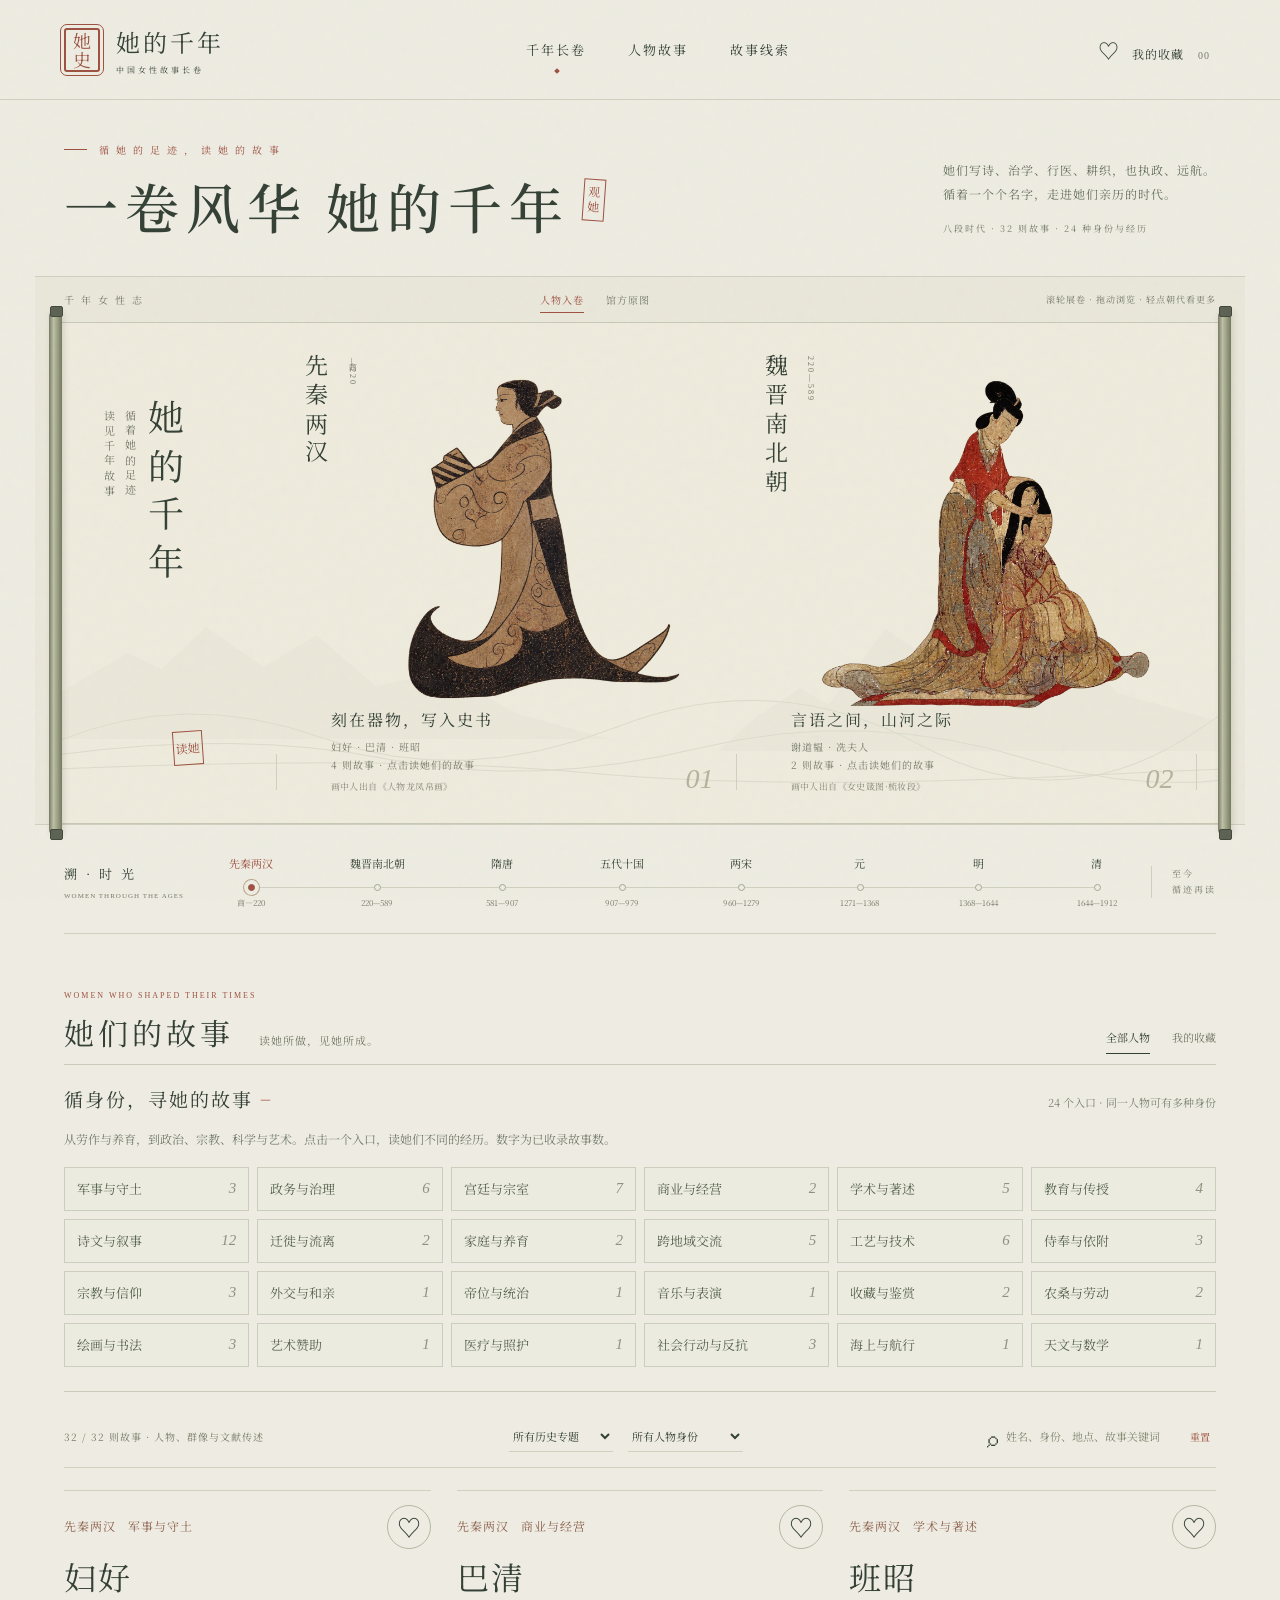
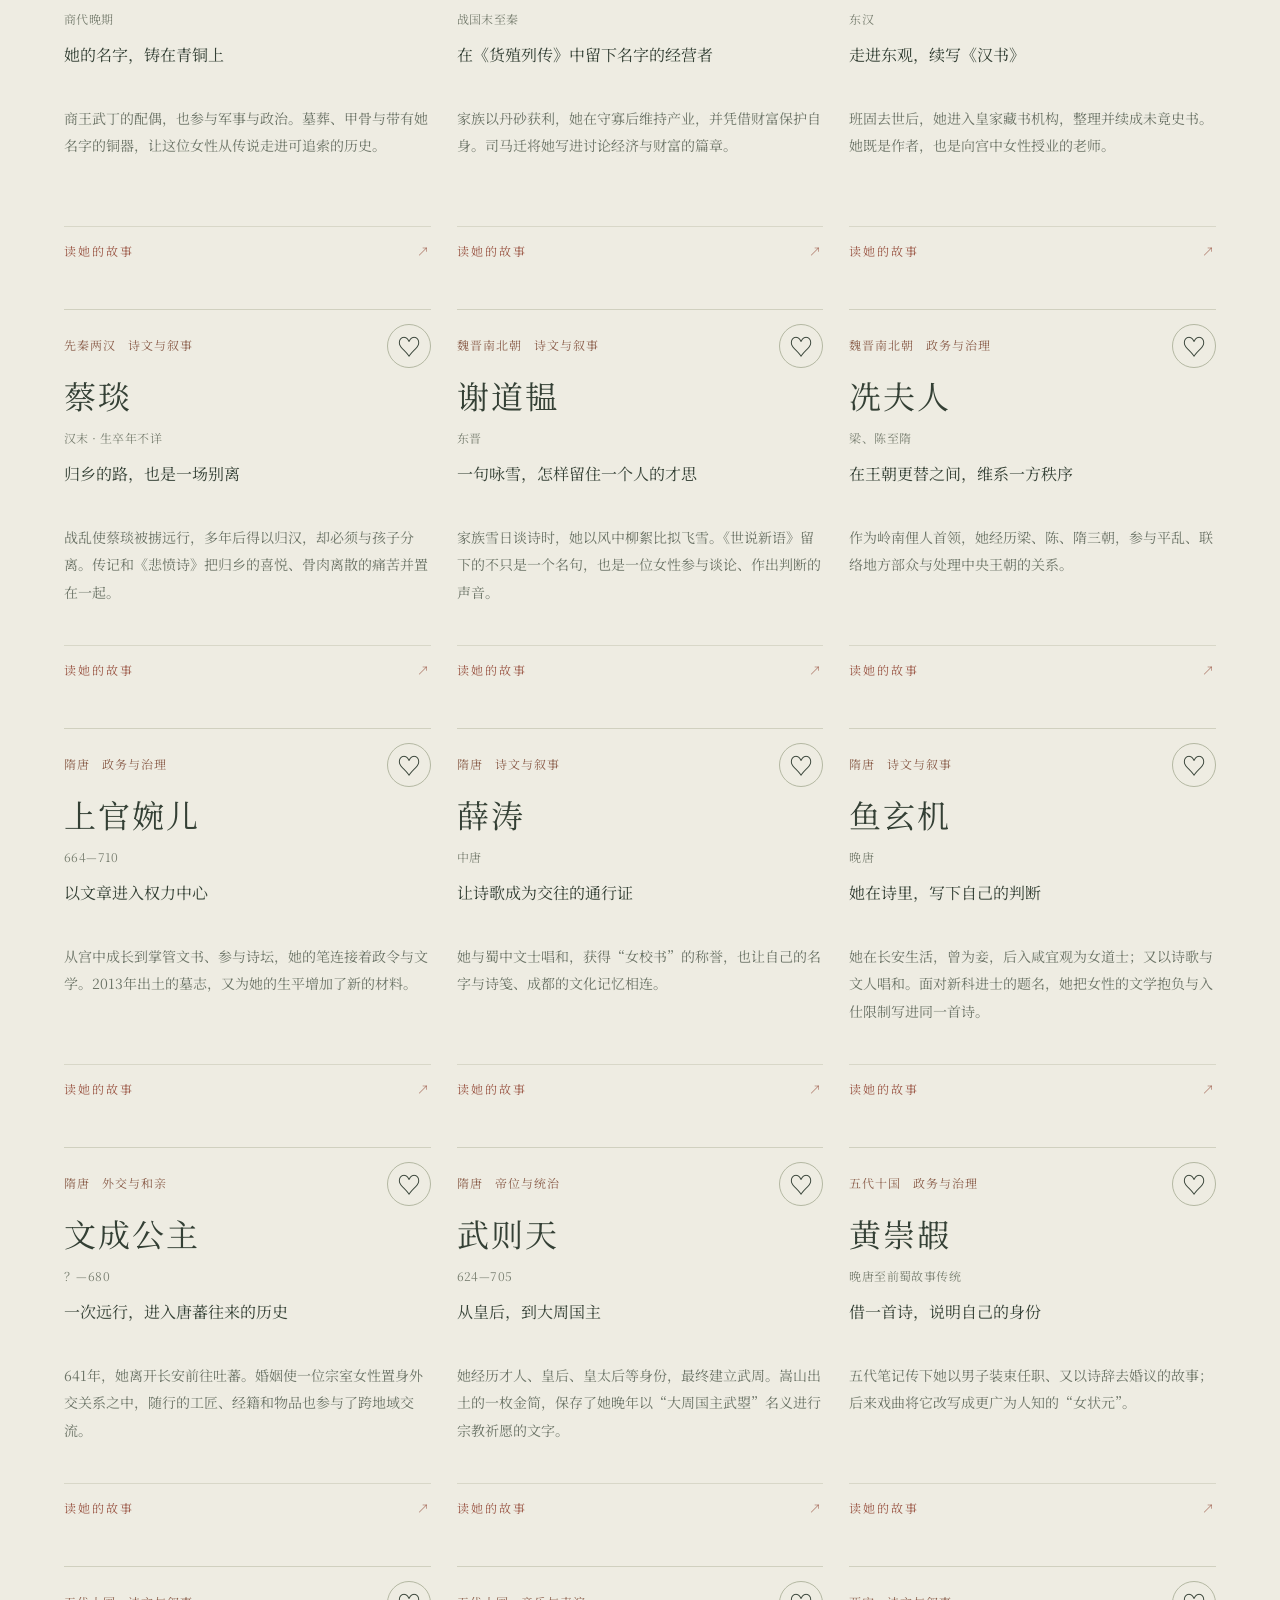
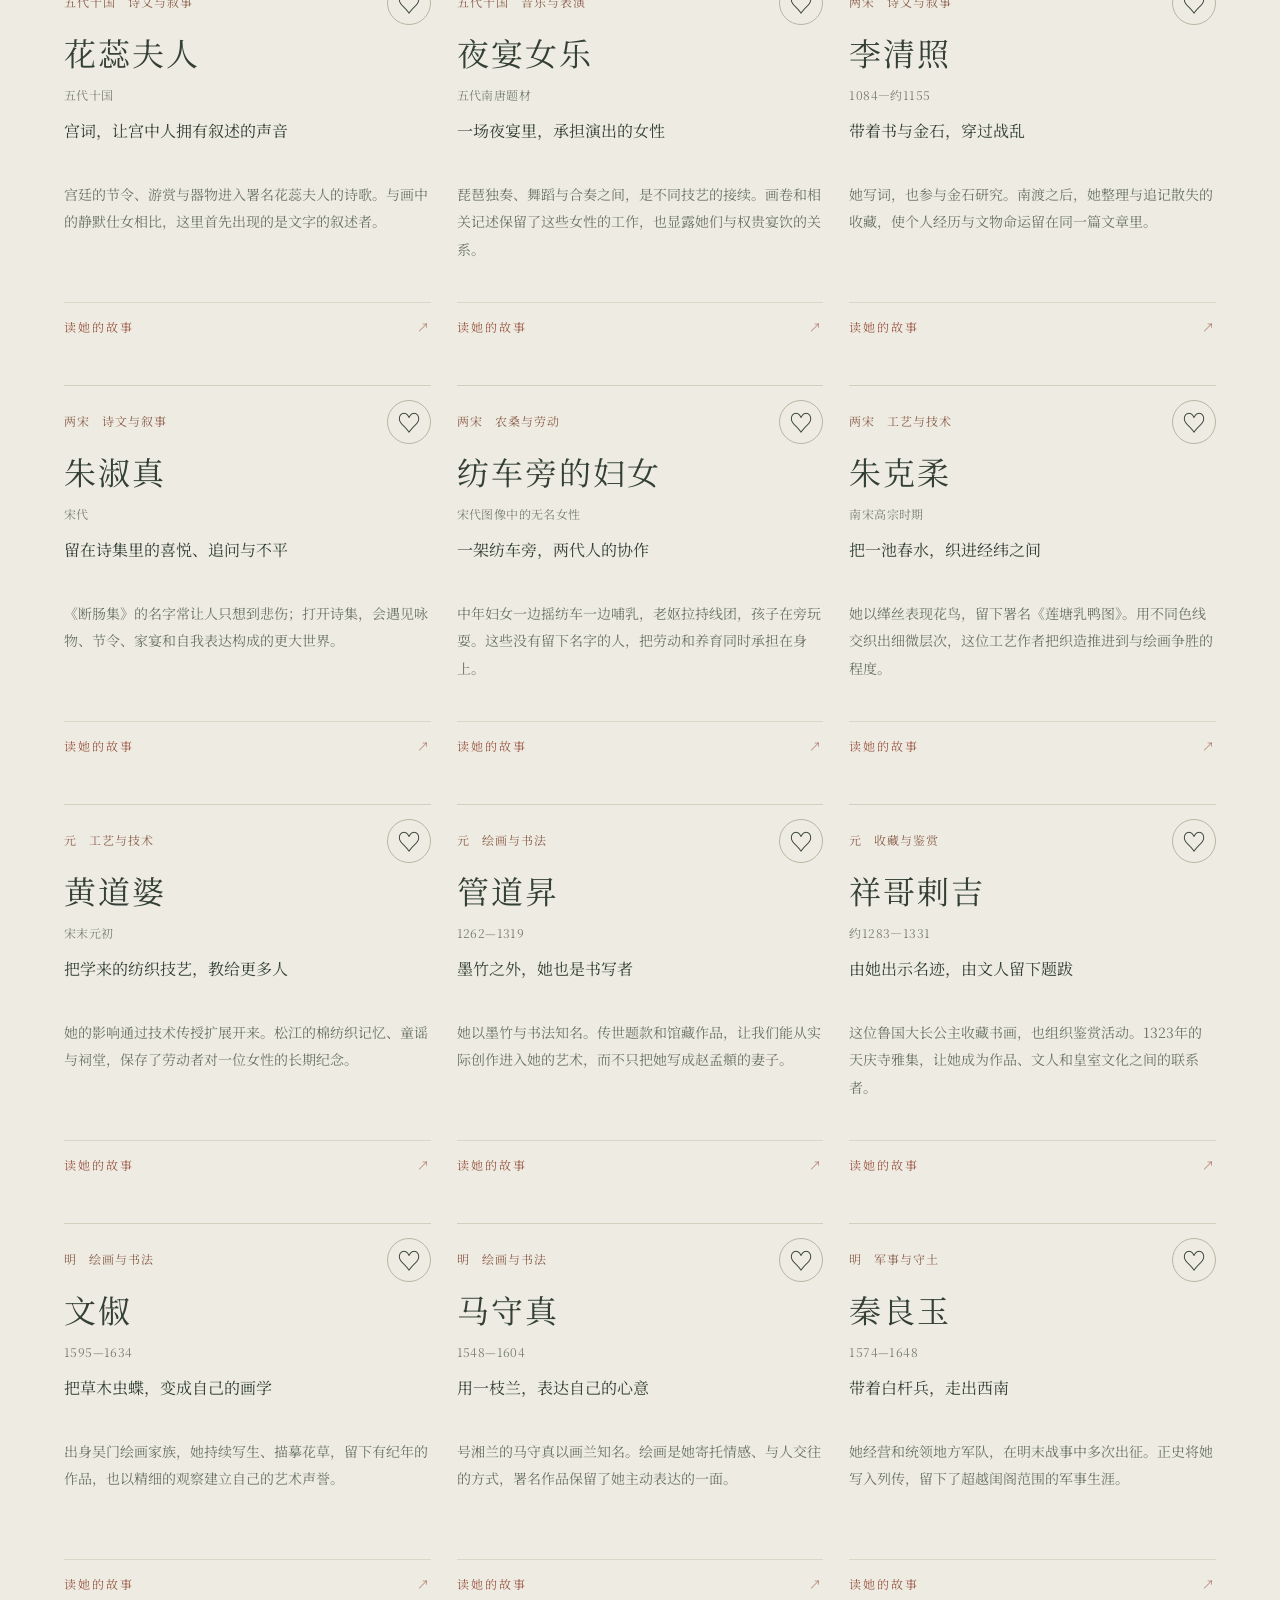
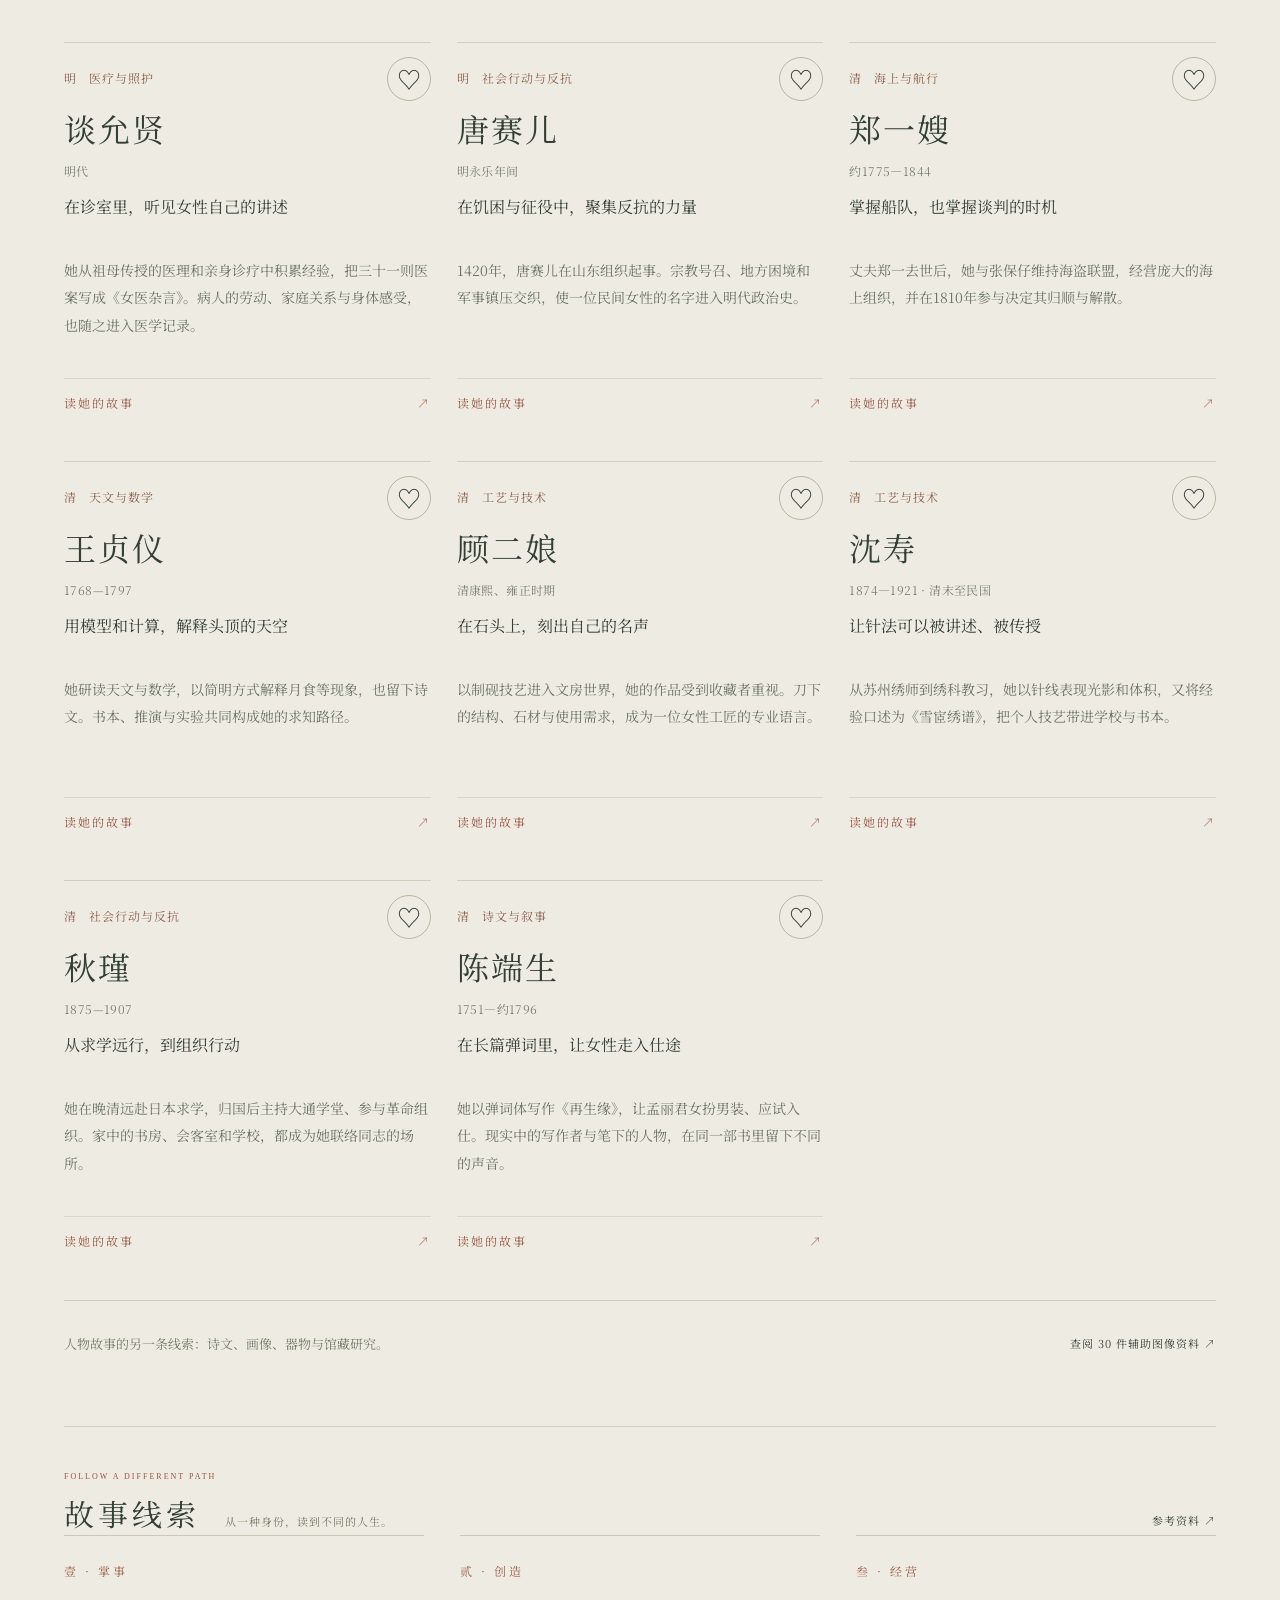
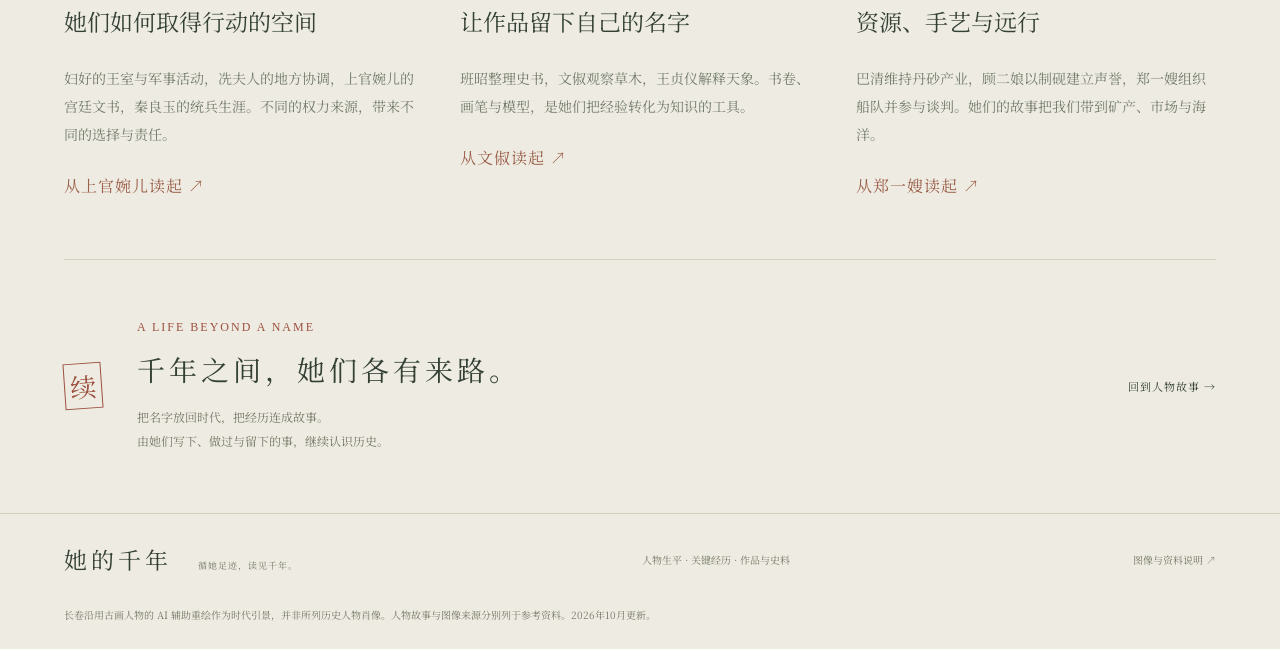
<file: index.html>
<!doctype html><html lang="zh-CN"><head><meta charset="UTF-8"><meta name="viewport" content="width=device-width, initial-scale=1, viewport-fit=cover"><meta name="theme-color" content="#eeece2"><title>她的千年 · 中国女性故事长卷</title><meta name="description" content="从先秦到清代，循女性的生平、行动与作品，阅读中国历史中的女性故事。"><link rel="stylesheet" href="style.css?v=responsive-20261016-v2"><link rel="stylesheet" href="women.css?v=responsive-20261016-v2"><link rel="stylesheet" href="responsive.css?v=responsive-20261016-v2"></head><body><a class="skip-link" href="#section-catalog">跳至人物故事</a>
<header class="header"><a class="brand" href="#" aria-label="她的千年，返回卷首"><span class="seal" aria-hidden="true"><span>她</span><span>史</span></span><span>她的千年<small>中国女性故事长卷</small></span></a><nav aria-label="主导航"><a class="current" href="#section-scroll">千年长卷</a><a href="#section-catalog">人物故事</a><a href="#section-study">故事线索</a></nav><button class="saved-link" id="savedNav"><span>♡</span> 我的收藏 <small id="savedCount">00</small></button></header>
<main><section class="opening" id="section-scroll"><div><p class="eyebrow"><i></i> 循 她 的 足 迹 ， 读 她 的 故 事</p><h1>一卷风华<span>她的千年</span><b class="title-stamp">观她</b></h1></div><div class="opening-aside"><p>她们写诗、治学、行医、耕织，也执政、远航。<br>循着一个个名字，走进她们亲历的时代。</p><span id="storyStats">八段时代 · 32 则故事 · 多种人生</span></div></section>
<section class="scroll-shell" aria-label="连续的女性故事长卷"><div class="scroll-topline"><span>千 年 女 性 志</span><div class="view-switch" role="group" aria-label="长卷画面模式"><button class="active" id="cropMode" aria-pressed="true">人物入卷</button><button id="wholeMode" aria-pressed="false">馆方原图</button></div><span class="scroll-instruction">滚轮展卷 · 拖动浏览 · 轻点朝代看更多</span></div><div class="scroll-mount"><span class="spindle left" aria-hidden="true"></span><div class="scroll-viewport" id="scrollViewport" tabindex="0" role="region" aria-label="横向女性故事长卷，可滚动鼠标、拖动或使用左右方向键浏览"><div class="scroll-track" id="epochSlotsWrapper"></div></div><span class="spindle right" aria-hidden="true"></span></div></section>
<section class="timeline-section" aria-label="选择时代"><div class="timeline-label">溯 · 时 光<small>WOMEN THROUGH THE AGES</small></div><div class="timeline" id="timelineEpochsBar" role="group" aria-label="朝代时间轴"></div><a class="timeline-end" href="#living">至今<br>循迹再读</a></section>
<section class="collection" id="section-catalog"><div class="section-top"><div><p class="eyebrow">WOMEN WHO SHAPED THEIR TIMES</p><h2>她们的故事<span>读她所做，见她所成。</span></h2></div><div class="filters" role="group" aria-label="人物筛选"><button class="active" id="allFilter" aria-pressed="true">全部人物</button><button id="savedFilter" aria-pressed="false">我的收藏</button></div></div><details class="identity-atlas" open><summary><span>循身份，寻她的故事</span><small id="identityCount"></small></summary><p>从劳作与养育，到政治、宗教、科学与艺术。点击一个入口，读她们不同的经历。数字为已收录故事数。</p><div id="identityGrid" class="identity-grid" role="group" aria-label="按身份与经历浏览"></div></details><div class="collection-tools"><p id="filterCount" role="status"></p><div class="filter-selects"><label class="sr-only" for="eraFilter">历史专题</label><select id="eraFilter"><option value="all">所有历史专题</option></select><label class="sr-only" for="sceneFilter">人物身份</label><select id="sceneFilter"><option value="all">所有人物身份</option></select></div><label class="search"><span aria-hidden="true">⌕</span><input id="catalogSearchInput" type="search" placeholder="姓名、身份、地点、故事关键词" aria-label="检索人物故事"><button id="clearFilters">重置</button></label></div><div class="cards" id="catalogGrid"></div><div class="material-link"><p>人物故事的另一条线索：诗文、画像、器物与馆藏研究。</p><a href="sources.html#images" class="text-link">查阅 30 件辅助图像资料 ↗</a></div></section>
<section class="notes" id="section-study"><div class="section-top"><div><p class="eyebrow">FOLLOW A DIFFERENT PATH</p><h2>故事线索<span>从一种身份，读到不同的人生。</span></h2></div><a class="text-link" href="sources.html" target="_blank" rel="noopener">参考资料 ↗</a></div><div class="story-paths"><article><span>壹 · 掌事</span><h3>她们如何取得行动的空间</h3><p>妇好的王室与军事活动，冼夫人的地方协调，上官婉儿的宫廷文书，秦良玉的统兵生涯。不同的权力来源，带来不同的选择与责任。</p><button class="text-link" data-person="shangguan">从上官婉儿读起 ↗</button></article><article><span>贰 · 创造</span><h3>让作品留下自己的名字</h3><p>班昭整理史书，文俶观察草木，王贞仪解释天象。书卷、画笔与模型，是她们把经验转化为知识的工具。</p><button class="text-link" data-person="wenchu">从文俶读起 ↗</button></article><article><span>叁 · 经营</span><h3>资源、手艺与远行</h3><p>巴清维持丹砂产业，顾二娘以制砚建立声誉，郑一嫂组织船队并参与谈判。她们的故事把我们带到矿产、市场与海洋。</p><button class="text-link" data-person="zhengyisao">从郑一嫂读起 ↗</button></article></div></section><section class="living" id="living"><span class="small-seal">续</span><div><p class="eyebrow">A LIFE BEYOND A NAME</p><h2>千年之间，她们各有来路。</h2><p>把名字放回时代，把经历连成故事。<br>由她们写下、做过与留下的事，继续认识历史。</p></div><a class="text-link" href="#section-catalog">回到人物故事 →</a></section></main><footer><a class="footer-brand" href="#">她的千年 <span>循她足迹，读见千年。</span></a><p>人物生平 · 关键经历 · 作品与史料</p><a href="sources.html" target="_blank" rel="noopener">图像与资料说明 ↗</a></footer><div class="archive-note">长卷沿用古画人物的 AI 辅助重绘作为时代引景，并非所列历史人物肖像。人物故事与图像来源分别列于参考资料。2026年10月更新。</div><dialog class="reading-dialog epoch-dialog" id="epochDialog" aria-labelledby="epochTitle"><div class="dialog-top"><span class="eyebrow" id="epochKicker"></span><button class="close-button" data-close="epochDialog" aria-label="关闭朝代专题">×</button></div><div class="epoch-intro"><h2 id="epochTitle"></h2><p id="epochIntro"></p><p class="period-note" id="epochCount"></p></div><div class="catalog-grid" id="epochGrid"></div></dialog>
<dialog class="reading-dialog work-dialog" id="workDialog" aria-labelledby="workTitle"><div class="dialog-top"><span class="eyebrow" id="workKicker"></span><button class="close-button" data-close="workDialog" aria-label="关闭作品详情">×</button></div><div class="work-heading"><h2 id="workTitle"></h2><p id="workMeta"></p></div><div class="work-tabs" role="tablist" aria-label="作品阅读内容"><button role="tab" id="tab-image" aria-controls="panel-image" aria-selected="true" data-tab="image">原作细看</button><button role="tab" id="tab-life" aria-controls="panel-life" aria-selected="false" tabindex="-1" data-tab="life">画中生活</button><button role="tab" id="tab-research" aria-controls="panel-research" aria-selected="false" tabindex="-1" data-tab="research">作品与来源</button></div><div class="work-panel" id="panel-image" role="tabpanel" aria-labelledby="tab-image"><div class="work-layout"><div class="image-column"><button class="work-image-button" id="openZoom" aria-label="放大当前画作"><img id="workImage" alt=""><span class="image-zoom-label">＋ 放大细看</span></button><p id="imageCaption"></p><div class="album-controls" id="albumControls"></div></div><div class="work-overview"><div class="eyebrow">画中一隅</div><p id="workSummary"></p><dl id="workFacts"></dl><div class="work-actions"><a class="source-link" id="workSource" target="_blank" rel="noopener">馆藏原页 ↗</a></div></div></div></div><div class="work-panel prose" id="panel-life" role="tabpanel" aria-labelledby="tab-life" hidden></div><div class="work-panel prose" id="panel-research" role="tabpanel" aria-labelledby="tab-research" hidden></div></dialog>
<dialog class="zoom-dialog" id="zoomDialog" aria-labelledby="zoomTitle"><div class="zoom-top"><h2 id="zoomTitle"></h2><button class="close-button" data-close="zoomDialog" aria-label="关闭放大查看">×</button></div><div class="zoom-tools"><button id="zoomOut" aria-label="缩小">−</button><output id="zoomScale">100%</output><button id="zoomIn" aria-label="放大">＋</button><button id="zoomReset">适应窗口</button><span id="zoomResolution"></span></div><div class="zoom-viewport" id="zoomViewport" tabindex="0" aria-label="放大的画作，可拖动画面或用方向键浏览"><div id="zoomStage"><img id="zoomImage" alt="" draggable="false"></div></div><p class="zoom-help"><span class="zoom-help-pointer">拖动或滚动浏览 · ＋／− 调整大小 · Esc 返回</span><span class="zoom-help-touch">双指缩放 · 拖动查看 · 轻点 × 返回</span></p></dialog>
<dialog class="reading-dialog person-dialog" id="personDialog" aria-labelledby="personTitle"><div class="dialog-top"><span class="eyebrow" id="personKicker"></span><div class="dialog-actions"><button class="save-card person-save" id="personSave" aria-label="收藏这位女性的故事">♡</button><button class="close-button" data-close="personDialog" aria-label="关闭人物故事">×</button></div></div><header class="person-heading"><p id="personMeta"></p><h2 id="personTitle"></h2><h3 id="personHeadline"></h3><p id="personSummary"></p></header><div class="person-reading-layout"><aside><details class="person-milestones" id="personMilestones" open><summary>故事中的几个节点</summary><ol id="personEvents" class="person-events"></ol></details></aside><div class="prose"><div id="personBody"></div><section id="personMaterials"></section><section class="person-sources"><h3>参考资料</h3><div id="personReferences"></div></section></div></div></dialog>
<div class="toast" id="toast" role="status"></div>
<script src="women-data.js?v=responsive-20261016-v2"></script><script src="stories-data.js?v=responsive-20261016-v2"></script><script src="women.js?v=wheel-20261016-v2"></script></body></html>
</file>
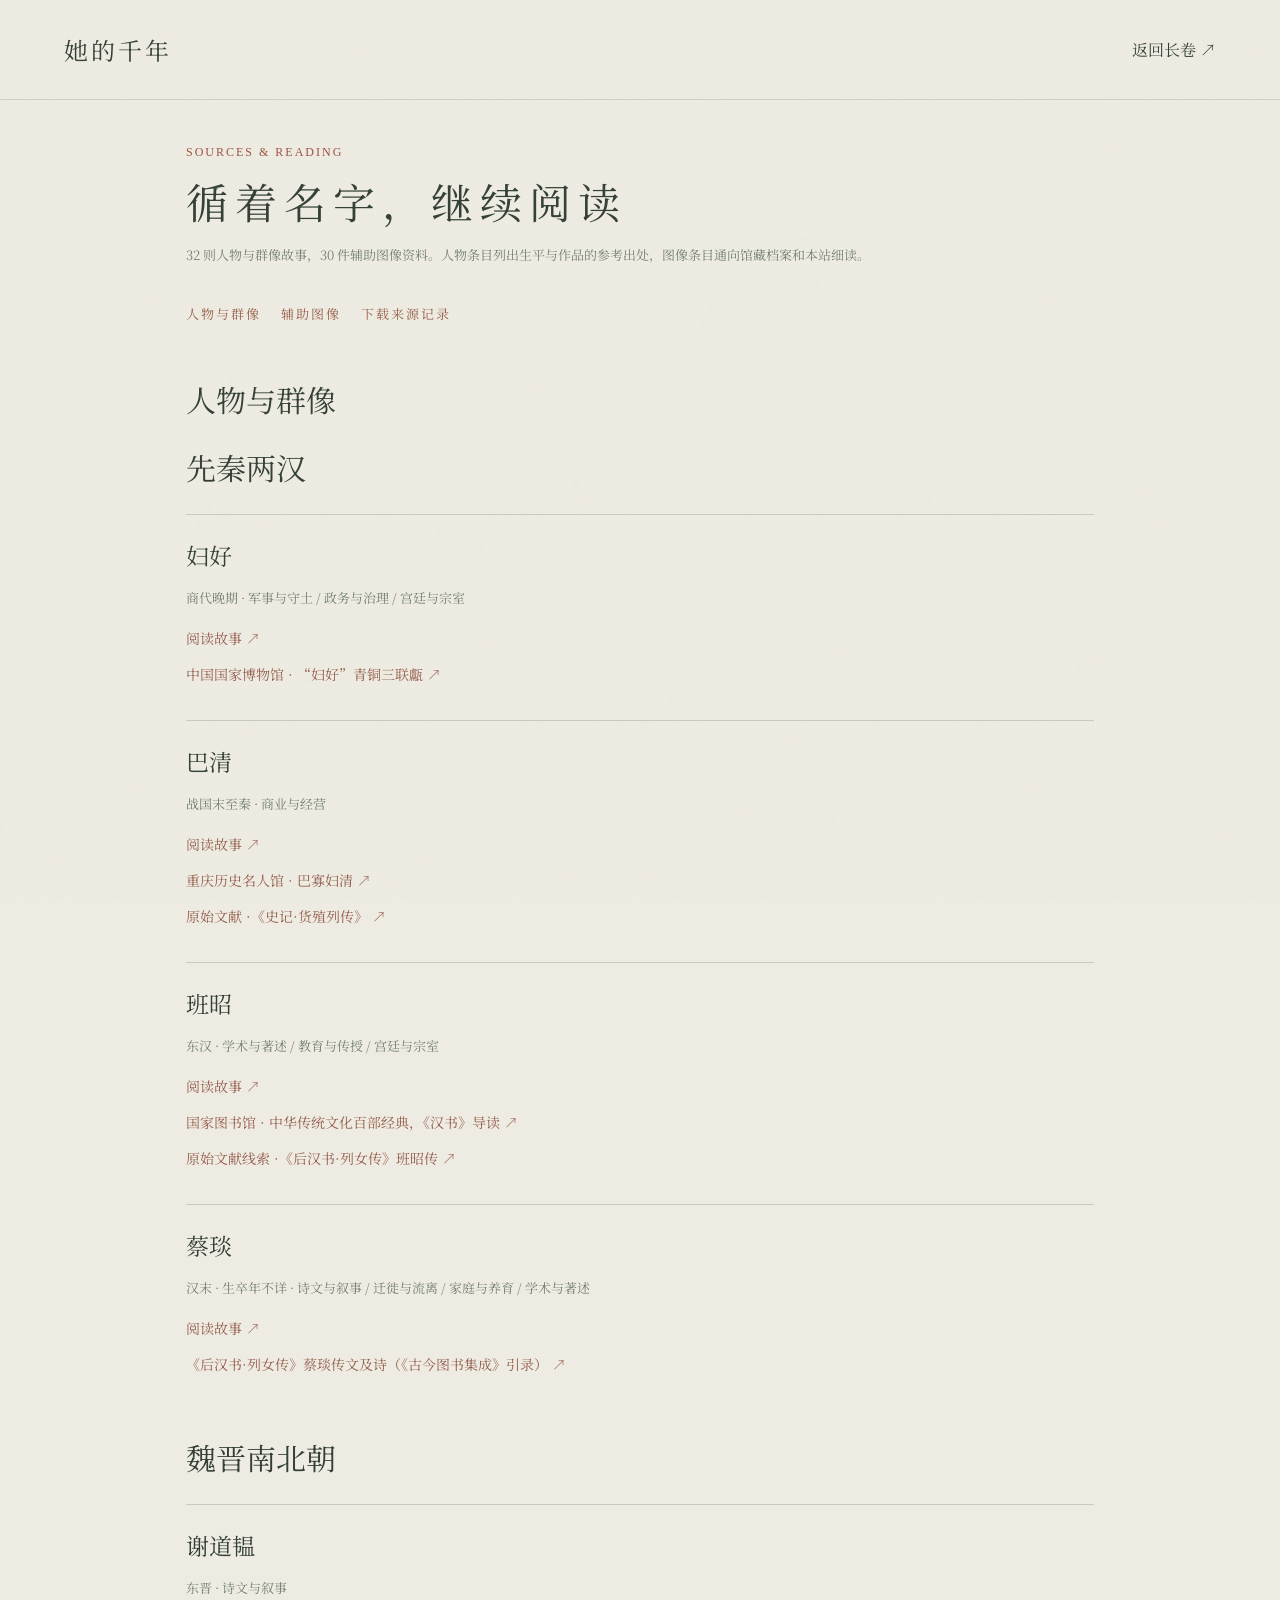
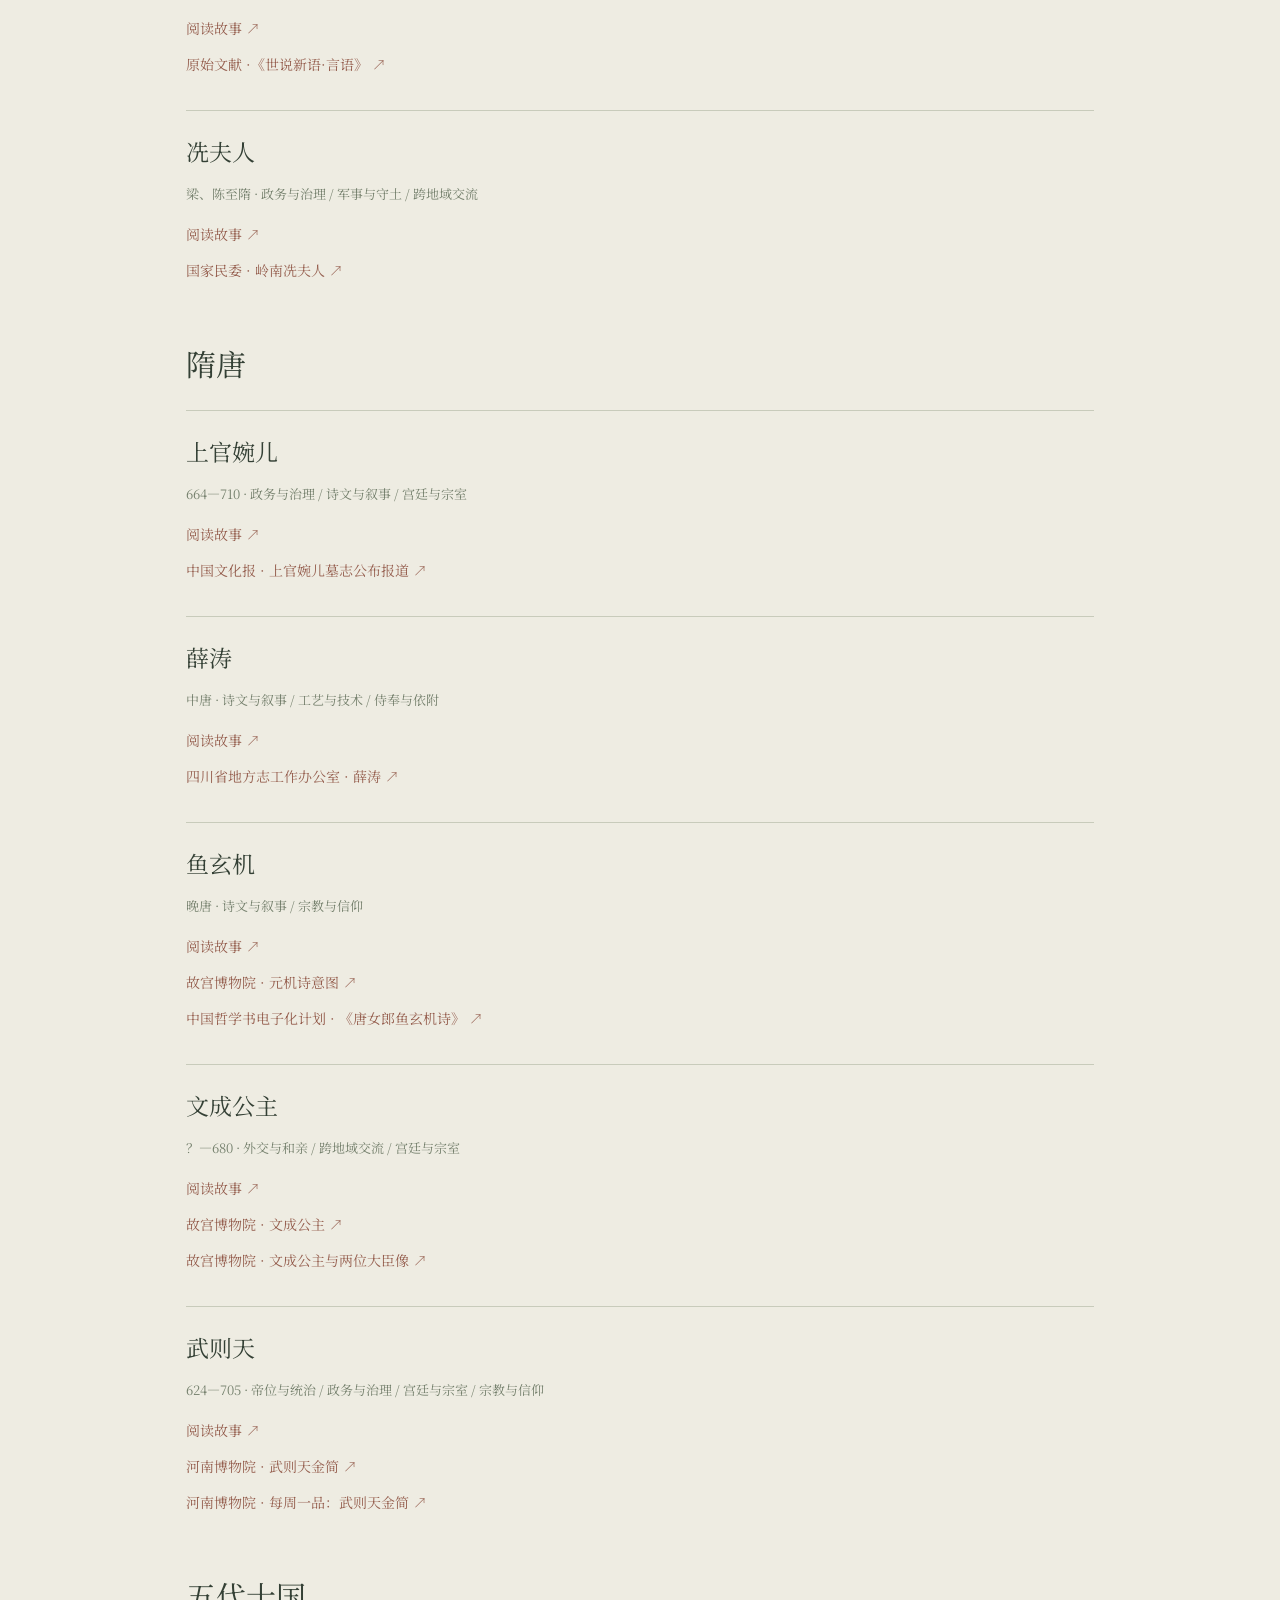
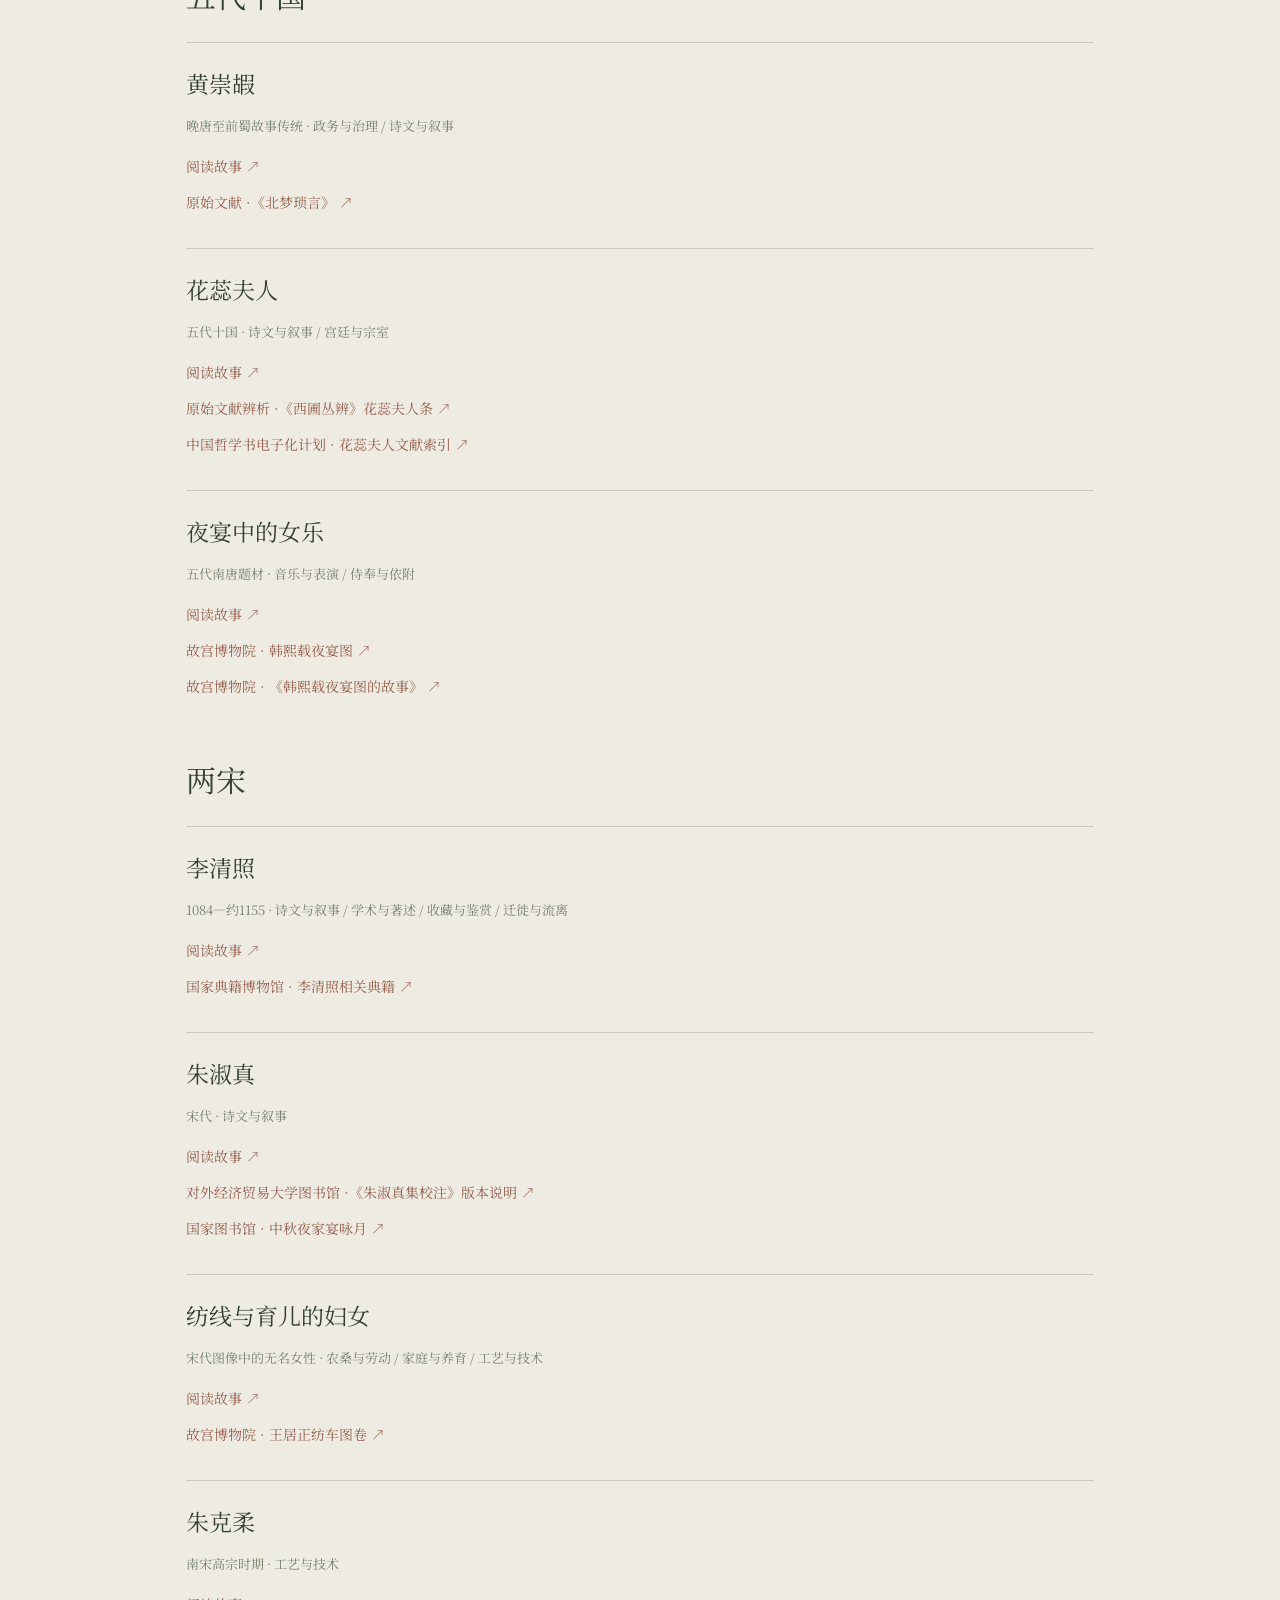
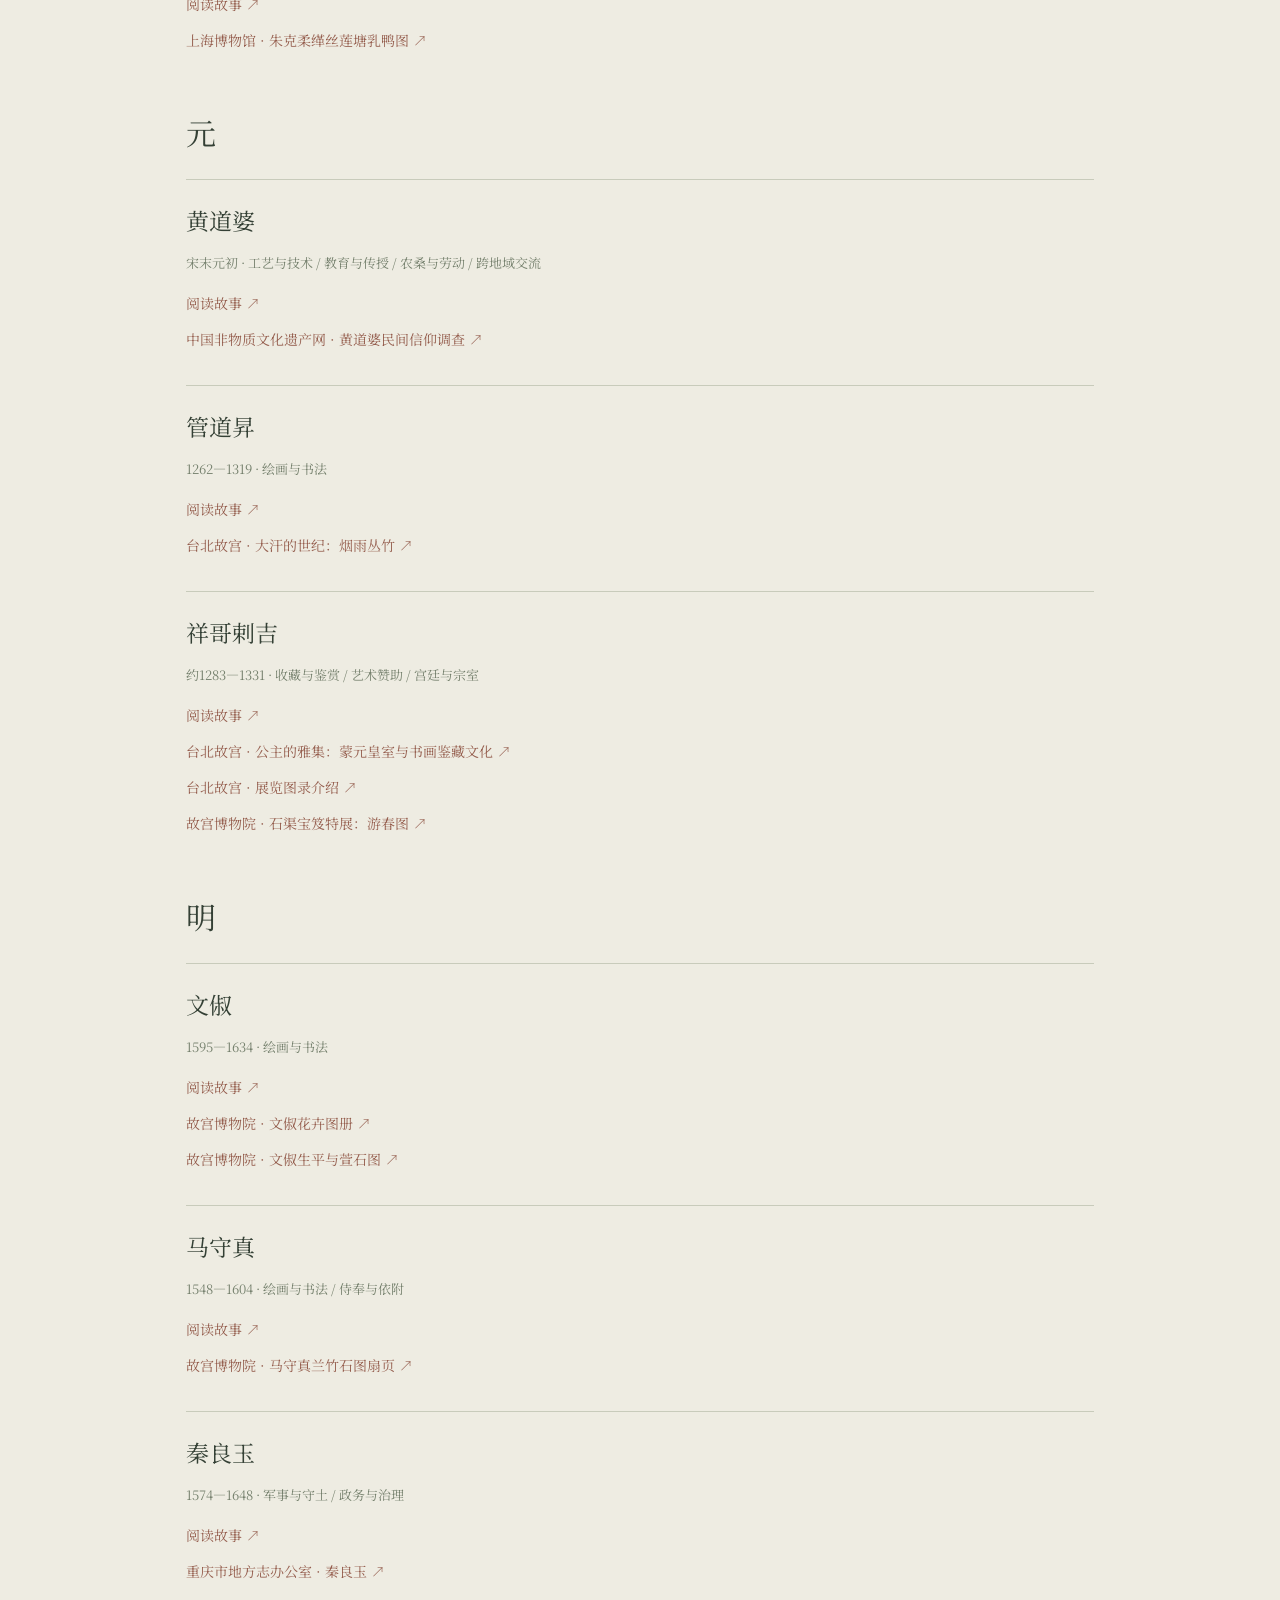
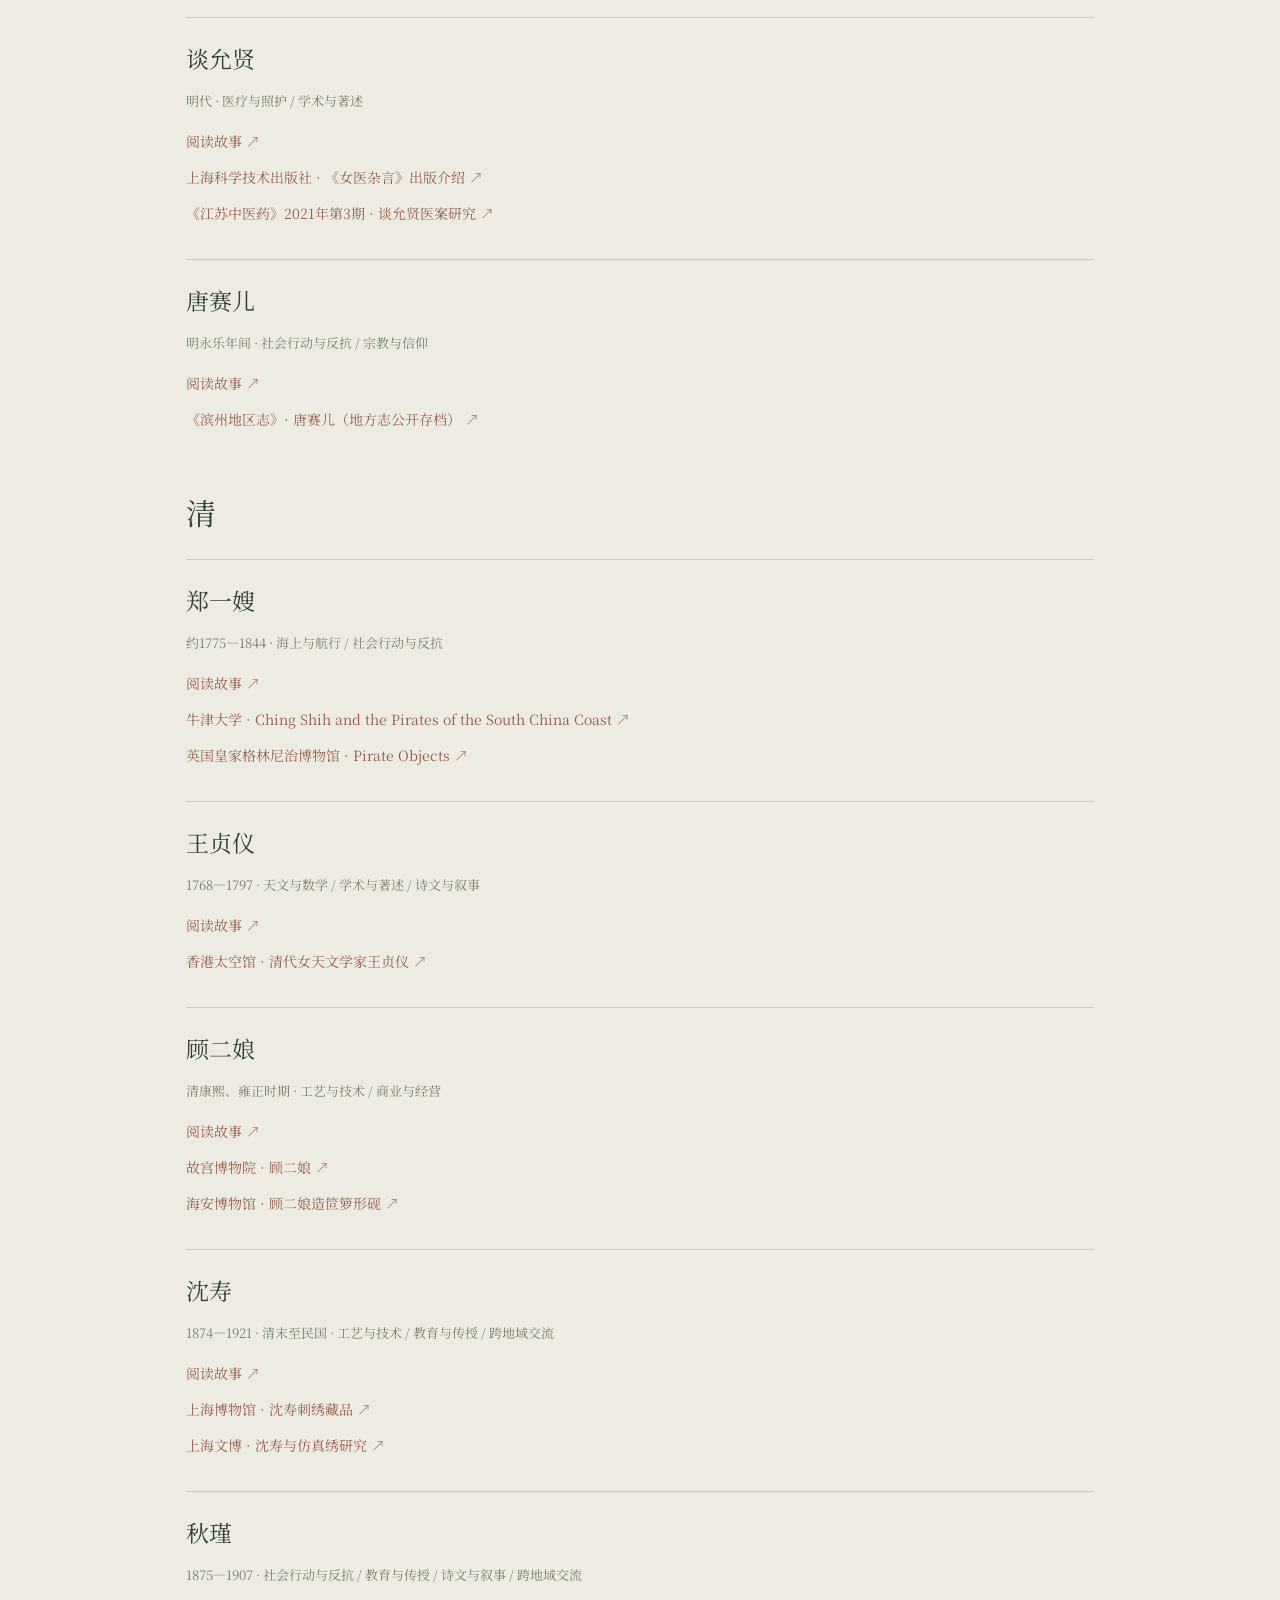
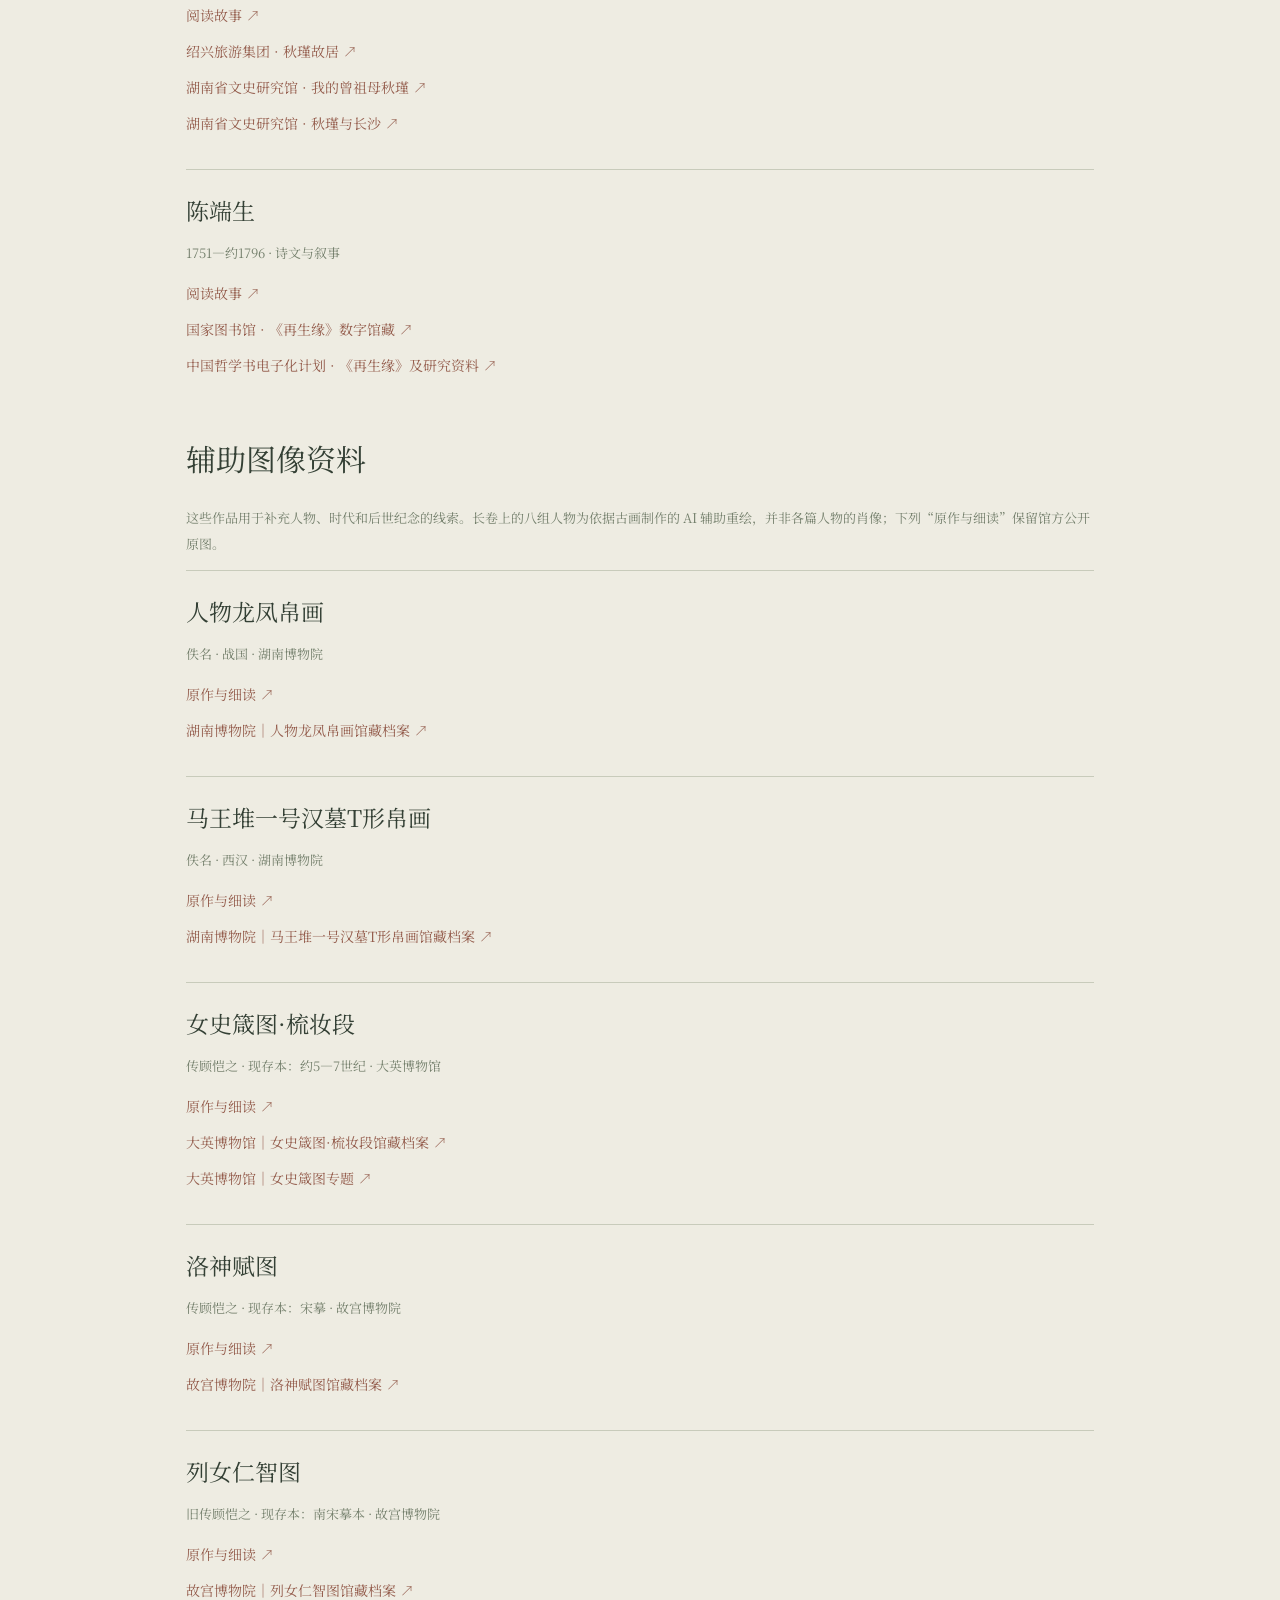
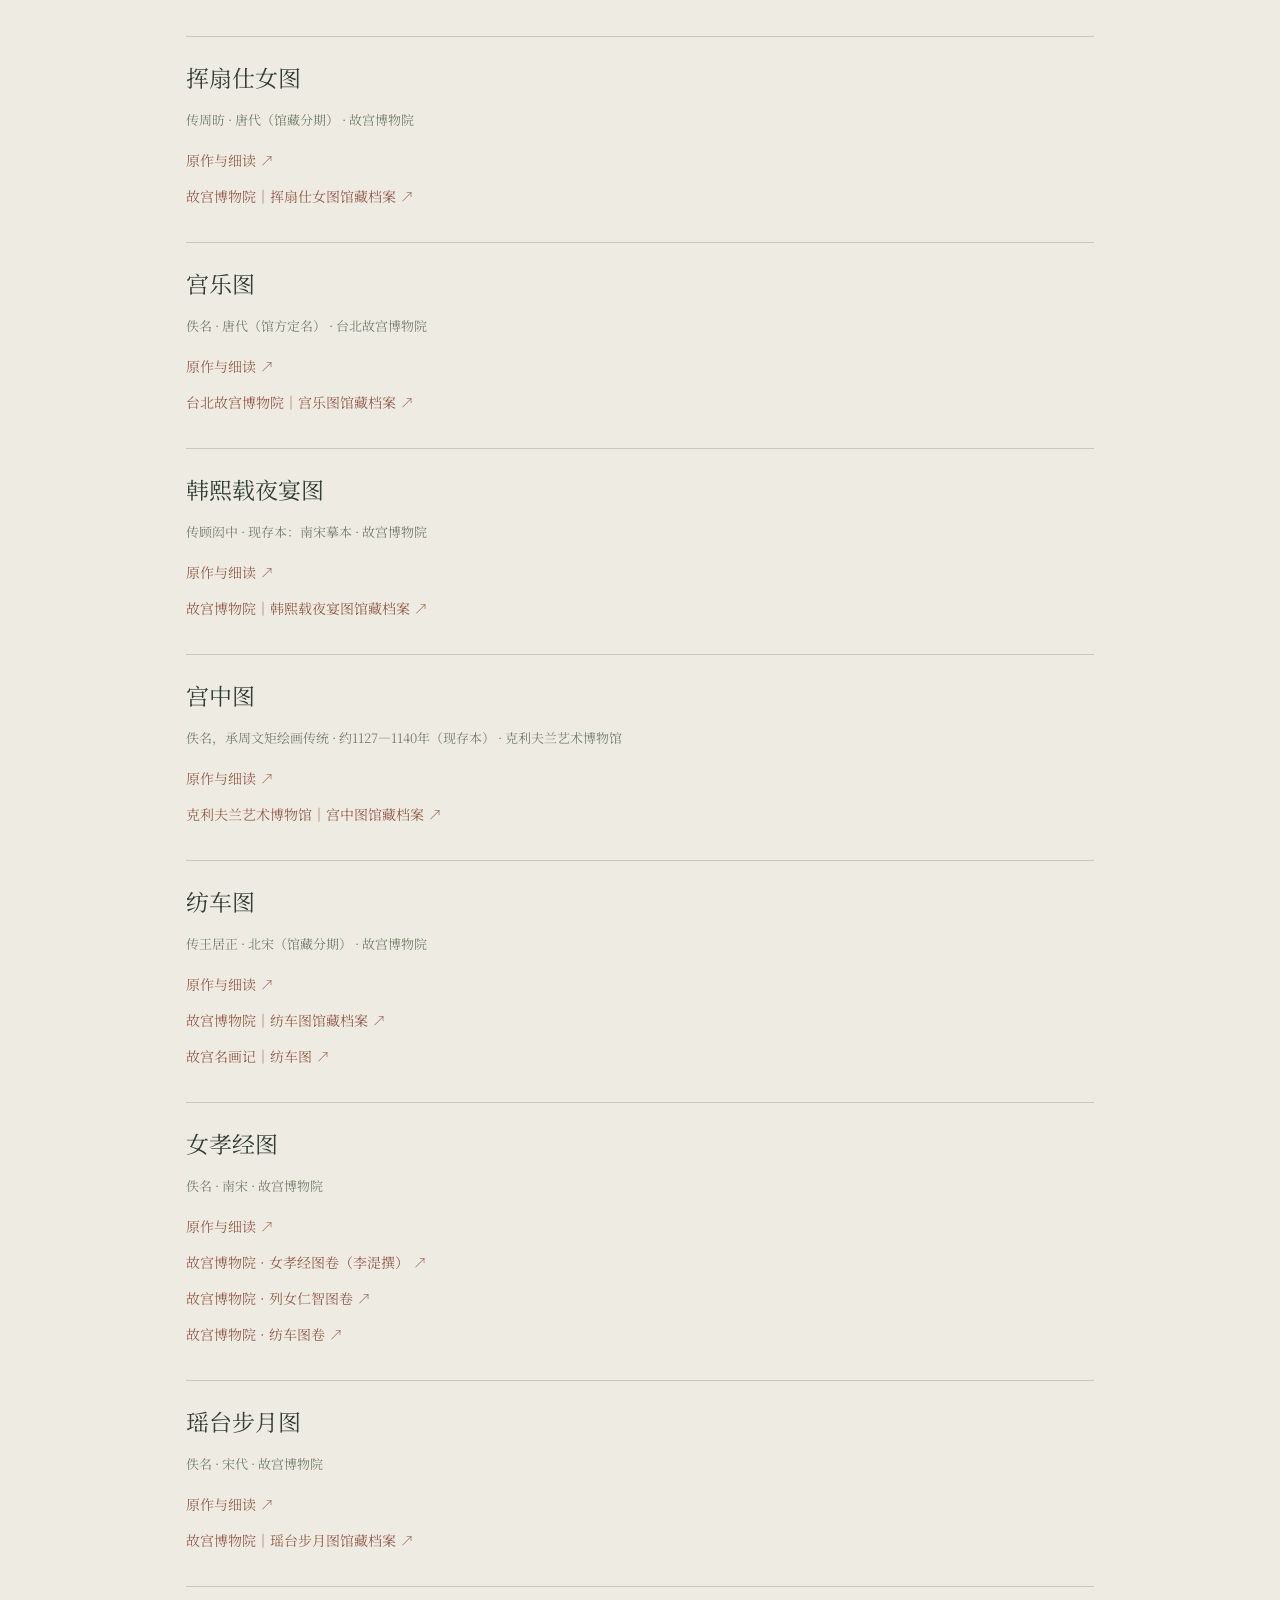
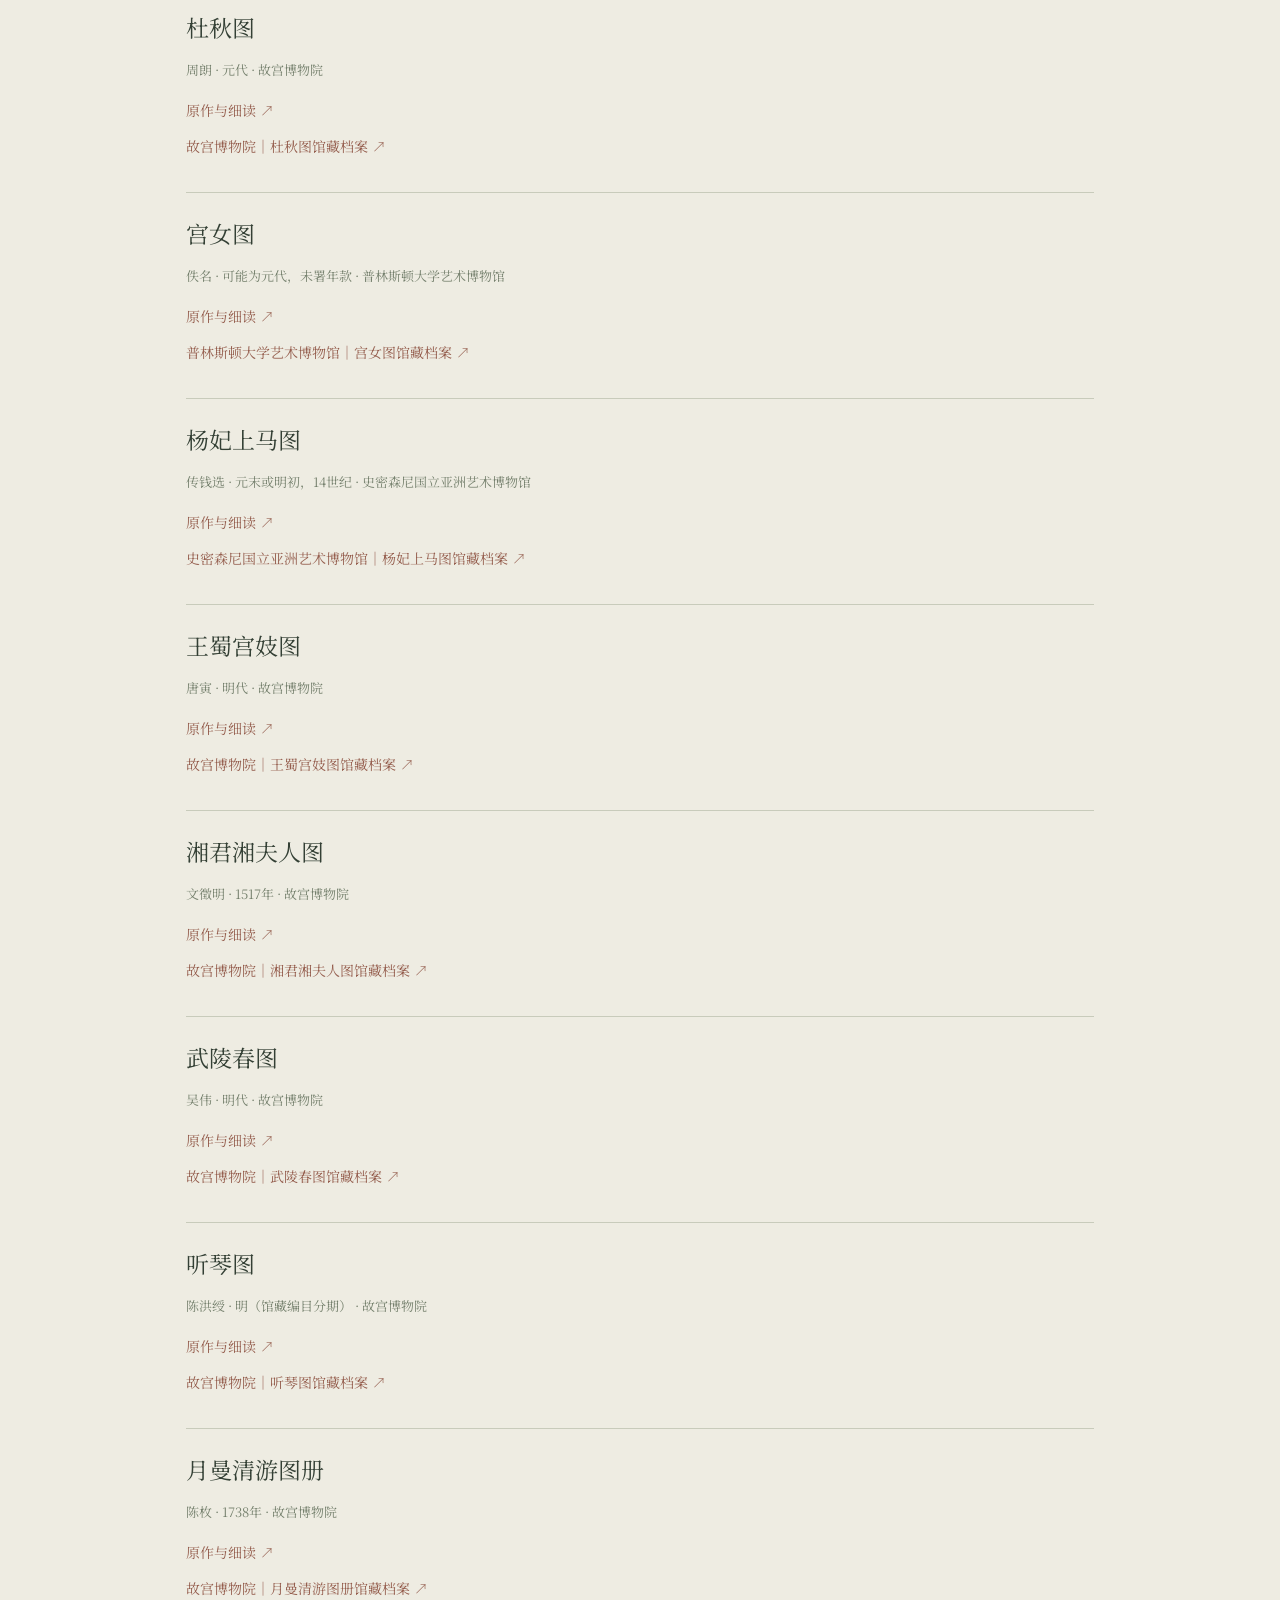
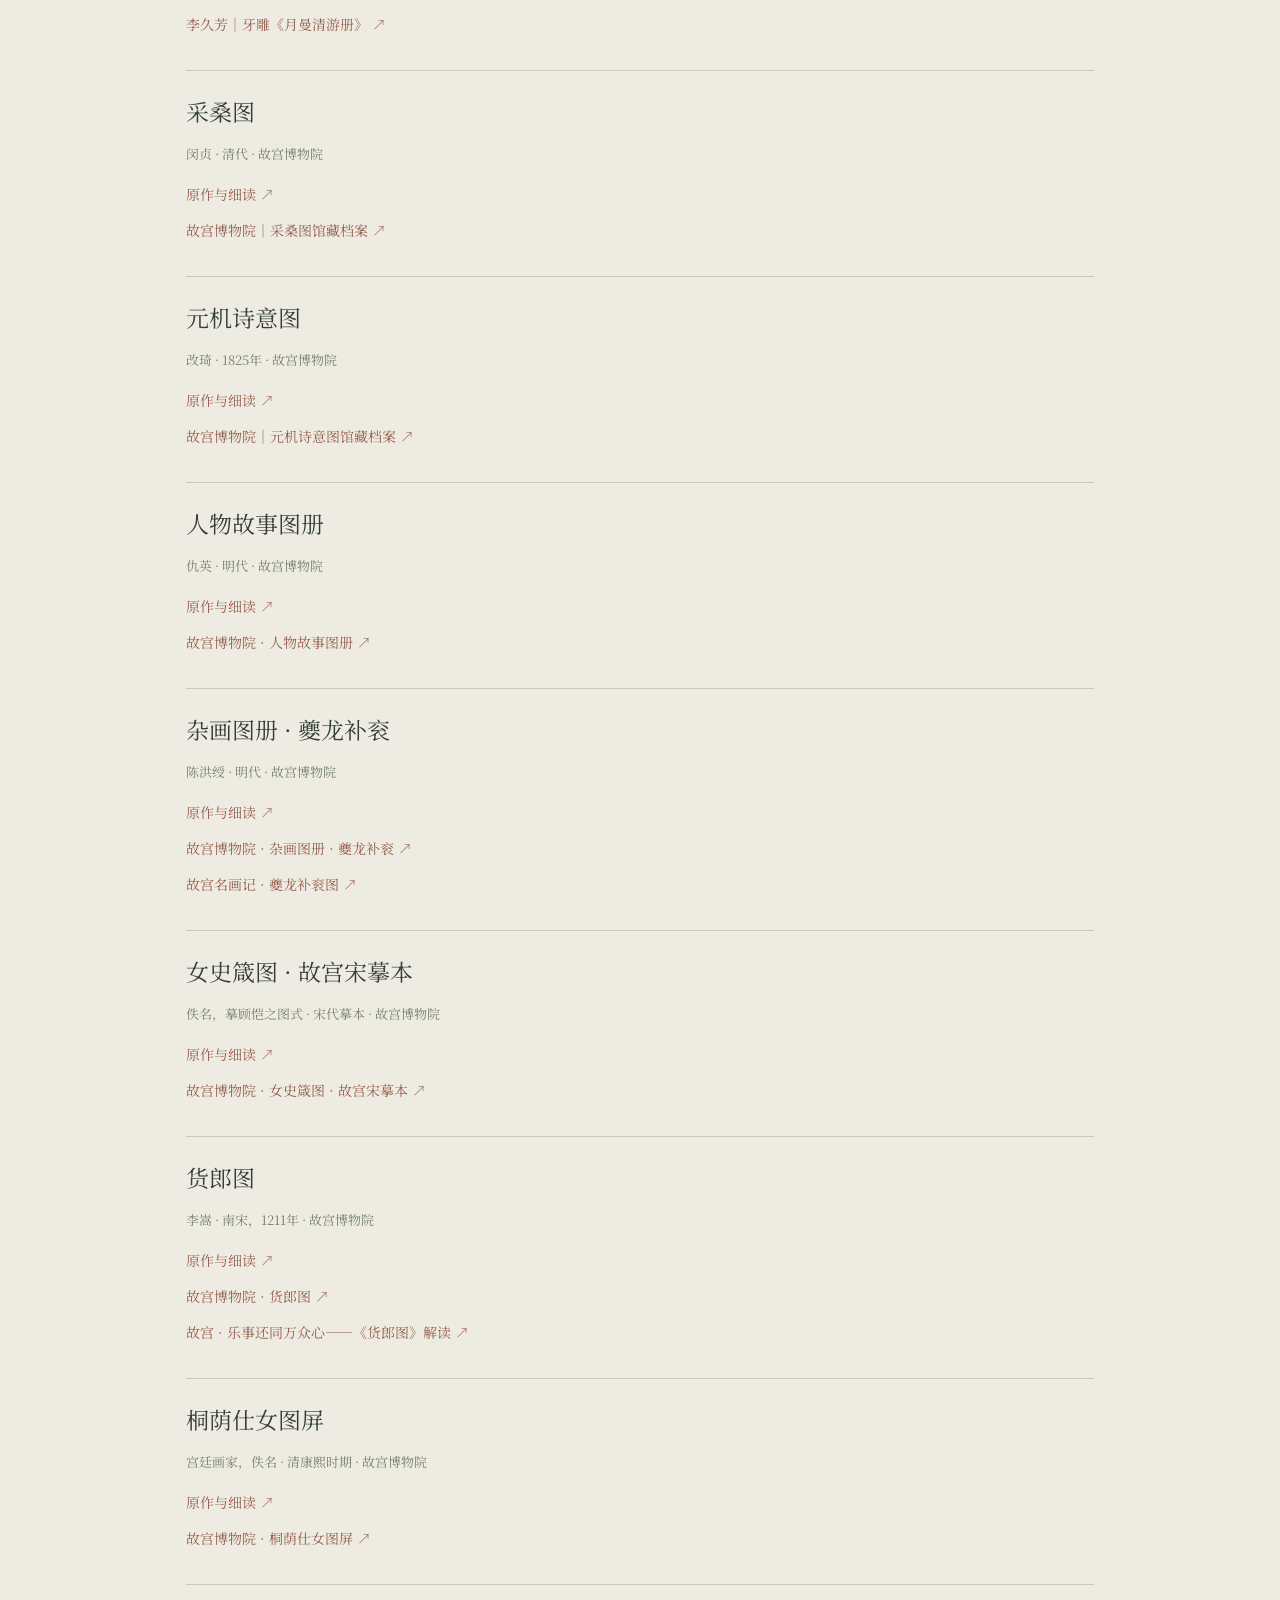
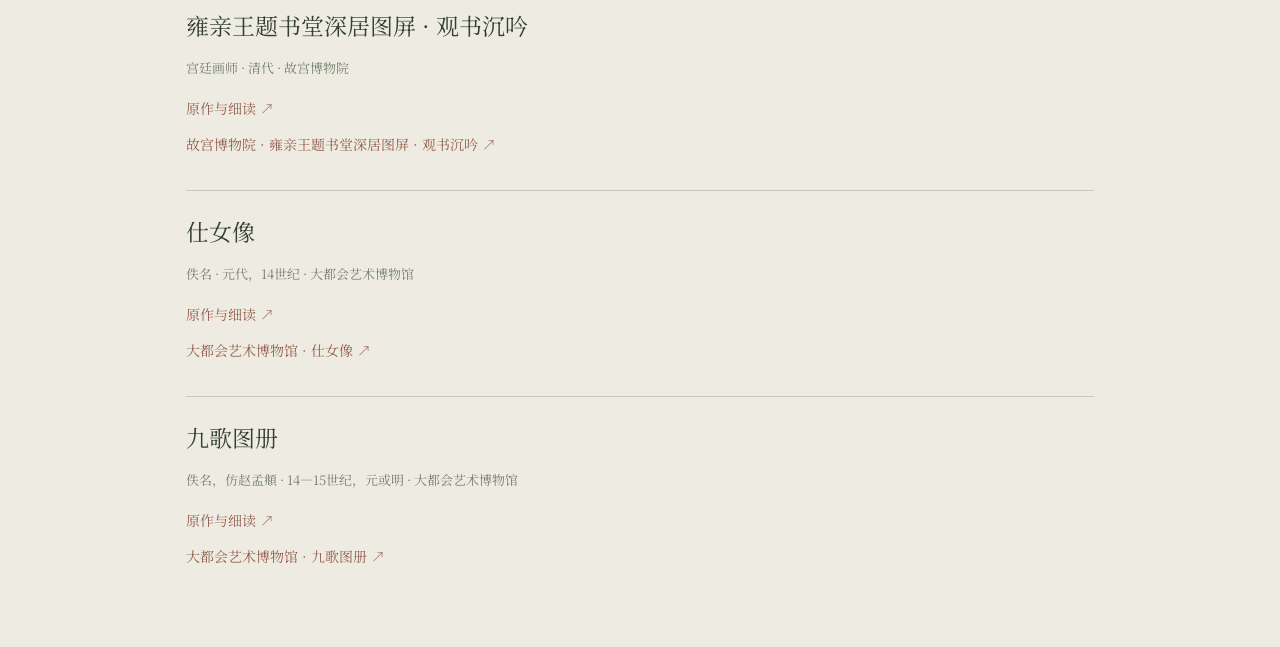
<file: sources.html>
<!doctype html><html lang="zh-CN"><head><meta charset="utf-8"><meta name="viewport" content="width=device-width,initial-scale=1,viewport-fit=cover"><title>参考资料 · 她的千年</title><link rel="stylesheet" href="style.css"><link rel="stylesheet" href="women.css?v=stories-20261010-v5"><link rel="stylesheet" href="responsive.css?v=responsive-20261016-v2"></head><body><header class="header"><a class="brand" href="index.html">她的千年</a><a href="index.html">返回长卷 ↗</a></header><main class="sources-page"><p class="eyebrow">SOURCES & READING</p><h1>循着名字，继续阅读</h1><p class="source-meta">32 则人物与群像故事，30 件辅助图像资料。人物条目列出生平与作品的参考出处，图像条目通向馆藏档案和本站细读。</p><nav class="source-nav"><a href="#people">人物与群像</a><a href="#images">辅助图像</a><a href="women-provenance.json">下载来源记录</a></nav><section id="people"><h2>人物与群像</h2><h2>先秦两汉</h2><article class="source-entry"><h3>妇好</h3><p>商代晚期 · 军事与守土 / 政务与治理 / 宫廷与宗室</p><a href="index.html?person=fuhao">阅读故事 ↗</a><a target="_blank" rel="noopener" href="https://www.chnmuseum.cn/zp/zpml/kgfjp/202107/t20210728_250870.shtml">中国国家博物馆 · “妇好”青铜三联甗 ↗</a></article><article class="source-entry"><h3>巴清</h3><p>战国末至秦 · 商业与经营</p><a href="index.html?person=baqing">阅读故事 ↗</a><a target="_blank" rel="noopener" href="https://www.cq.gov.cn/zjcq/bywh/mrg/202312/t20231207_12670165.html">重庆历史名人馆 · 巴寡妇清 ↗</a><a target="_blank" rel="noopener" href="https://ctext.org/shiji/huo-zhi-lie-zhuan/zhs">原始文献 ·《史记·货殖列传》 ↗</a></article><article class="source-entry"><h3>班昭</h3><p>东汉 · 学术与著述 / 教育与传授 / 宫廷与宗室</p><a href="index.html?person=banzhao">阅读故事 ↗</a><a target="_blank" rel="noopener" href="https://www.nlc.cn/web/zdxm/bbjd/dtxx/xmdt/20231127_217345.shtml">国家图书馆 · 中华传统文化百部经典，《汉书》导读 ↗</a><a target="_blank" rel="noopener" href="https://ctext.org/dictionary.pl?char=班昭&amp;if=gb">原始文献线索 ·《后汉书·列女传》班昭传 ↗</a></article><article class="source-entry"><h3>蔡琰</h3><p>汉末 · 生卒年不详 · 诗文与叙事 / 迁徙与流离 / 家庭与养育 / 学术与著述</p><a href="index.html?person=caiyan">阅读故事 ↗</a><a target="_blank" rel="noopener" href="https://www.shidianguji.com/zh/book/GJTS16/chapter/1lphsq12y48wy">《后汉书·列女传》蔡琰传文及诗（《古今图书集成》引录） ↗</a></article><h2>魏晋南北朝</h2><article class="source-entry"><h3>谢道韫</h3><p>东晋 · 诗文与叙事</p><a href="index.html?person=xiedaoyun">阅读故事 ↗</a><a target="_blank" rel="noopener" href="https://ctext.org/shi-shuo-xin-yu/yan-yu/ens">原始文献 ·《世说新语·言语》 ↗</a></article><article class="source-entry"><h3>冼夫人</h3><p>梁、陈至隋 · 政务与治理 / 军事与守土 / 跨地域交流</p><a href="index.html?person=xian">阅读故事 ↗</a><a target="_blank" rel="noopener" href="https://www.neac.gov.cn/seac/c103391/202212/1159939.shtml">国家民委 · 岭南冼夫人 ↗</a></article><h2>隋唐</h2><article class="source-entry"><h3>上官婉儿</h3><p>664—710 · 政务与治理 / 诗文与叙事 / 宫廷与宗室</p><a href="index.html?person=shangguan">阅读故事 ↗</a><a target="_blank" rel="noopener" href="https://nepaper.ccdy.cn/page/1/2014-01/14/8/201401148_pdf.PDF">中国文化报 · 上官婉儿墓志公布报道 ↗</a></article><article class="source-entry"><h3>薛涛</h3><p>中唐 · 诗文与叙事 / 工艺与技术 / 侍奉与依附</p><a href="index.html?person=xuetao">阅读故事 ↗</a><a target="_blank" rel="noopener" href="https://www.scsqw.cn/scyx/ytsc/sclsmrgs/content_164434">四川省地方志工作办公室 · 薛涛 ↗</a></article><article class="source-entry"><h3>鱼玄机</h3><p>晚唐 · 诗文与叙事 / 宗教与信仰</p><a href="index.html?person=yuxuanji">阅读故事 ↗</a><a target="_blank" rel="noopener" href="https://www.dpm.org.cn/collection/paint/228734.html">故宫博物院 · 元机诗意图 ↗</a><a target="_blank" rel="noopener" href="https://ctext.org/wiki.pl?if=gb&amp;remap=gb&amp;res=631667">中国哲学书电子化计划 · 《唐女郎鱼玄机诗》 ↗</a></article><article class="source-entry"><h3>文成公主</h3><p>？—680 · 外交与和亲 / 跨地域交流 / 宫廷与宗室</p><a href="index.html?person=wencheng">阅读故事 ↗</a><a target="_blank" rel="noopener" href="https://www.dpm.org.cn/lemmas/240045.html">故宫博物院 · 文成公主 ↗</a><a target="_blank" rel="noopener" href="https://ggzl.dpm.org.cn/pages/exhibit_works/details?id=5257">故宫博物院 · 文成公主与两位大臣像 ↗</a></article><article class="source-entry"><h3>武则天</h3><p>624—705 · 帝位与统治 / 政务与治理 / 宫廷与宗室 / 宗教与信仰</p><a href="index.html?person=wuzetian">阅读故事 ↗</a><a target="_blank" rel="noopener" href="https://www.chnmus.net/ch/collection/treasure/details.html?id=508161850642982087">河南博物院 · 武则天金简 ↗</a><a target="_blank" rel="noopener" href="https://www.chnmus.net/sitesources/hnsbwy/page_pc/dzjp/mzyp/article5ec7e9a94e534b55bfada4743a9dd1bd.html">河南博物院 · 每周一品：武则天金简 ↗</a></article><h2>五代十国</h2><article class="source-entry"><h3>黄崇嘏</h3><p>晚唐至前蜀故事传统 · 政务与治理 / 诗文与叙事</p><a href="index.html?person=huangchonggu">阅读故事 ↗</a><a target="_blank" rel="noopener" href="https://zh.wikisource.org/zh-hans/北夢瑣言_(四庫全書本)/全覽">原始文献 ·《北梦琐言》 ↗</a></article><article class="source-entry"><h3>花蕊夫人</h3><p>五代十国 · 诗文与叙事 / 宫廷与宗室</p><a href="index.html?person=huarui">阅读故事 ↗</a><a target="_blank" rel="noopener" href="https://www.shidianguji.com/zh/book/HY1343/chapter/1l3w9ao5eeqly">原始文献辨析 ·《西圃丛辨》花蕊夫人条 ↗</a><a target="_blank" rel="noopener" href="https://ctext.org/dictionary.pl?char=花蕊夫人&amp;if=en&amp;remap=gb">中国哲学书电子化计划 · 花蕊夫人文献索引 ↗</a></article><article class="source-entry"><h3>夜宴中的女乐</h3><p>五代南唐题材 · 音乐与表演 / 侍奉与依附</p><a href="index.html?person=women-musicians">阅读故事 ↗</a><a target="_blank" rel="noopener" href="https://www.dpm.org.cn/collection/paint/228200.html">故宫博物院 · 韩熙载夜宴图 ↗</a><a target="_blank" rel="noopener" href="https://www.dpm.org.cn/journal_detail/261914.html">故宫博物院 · 《韩熙载夜宴图的故事》 ↗</a></article><h2>两宋</h2><article class="source-entry"><h3>李清照</h3><p>1084—约1155 · 诗文与叙事 / 学术与著述 / 收藏与鉴赏 / 迁徙与流离</p><a href="index.html?person=liqingzhao">阅读故事 ↗</a><a target="_blank" rel="noopener" href="https://www.nlc.cn/nmcb/jpww/gengu/20240904_2641045.shtml">国家典籍博物馆 · 李清照相关典籍 ↗</a></article><article class="source-entry"><h3>朱淑真</h3><p>宋代 · 诗文与叙事</p><a href="index.html?person=zhushuzhen">阅读故事 ↗</a><a target="_blank" rel="noopener" href="https://opac.lib.uibe.edu.cn/opac/book/f1614ca36a3e41024a3cd46b2a48dcb6">对外经济贸易大学图书馆 ·《朱淑真集校注》版本说明 ↗</a><a target="_blank" rel="noopener" href="https://weibo.com/2/detail/5344037961205932">国家图书馆 · 中秋夜家宴咏月 ↗</a></article><article class="source-entry"><h3>纺线与育儿的妇女</h3><p>宋代图像中的无名女性 · 农桑与劳动 / 家庭与养育 / 工艺与技术</p><a href="index.html?person=spinners">阅读故事 ↗</a><a target="_blank" rel="noopener" href="https://www.dpm.org.cn/collection/paint/228708.html">故宫博物院 · 王居正纺车图卷 ↗</a></article><article class="source-entry"><h3>朱克柔</h3><p>南宋高宗时期 · 工艺与技术</p><a href="index.html?person=zhukerou">阅读故事 ↗</a><a target="_blank" rel="noopener" href="https://www.shanghaimuseum.net/mu/frontend/pg/article/id/CI00000098">上海博物馆 · 朱克柔缂丝莲塘乳鸭图 ↗</a></article><h2>元</h2><article class="source-entry"><h3>黄道婆</h3><p>宋末元初 · 工艺与技术 / 教育与传授 / 农桑与劳动 / 跨地域交流</p><a href="index.html?person=huangdaopo">阅读故事 ↗</a><a target="_blank" rel="noopener" href="https://www.ihchina.cn/project_details/8198">中国非物质文化遗产网 · 黄道婆民间信仰调查 ↗</a></article><article class="source-entry"><h3>管道昇</h3><p>1262—1319 · 绘画与书法</p><a href="index.html?person=guandaosheng">阅读故事 ↗</a><a target="_blank" rel="noopener" href="https://theme.npm.edu.tw/khan/Article.aspx?print=1&amp;sNo=03009213">台北故宫 · 大汗的世纪：烟雨丛竹 ↗</a></article><article class="source-entry"><h3>祥哥剌吉</h3><p>约1283—1331 · 收藏与鉴赏 / 艺术赞助 / 宫廷与宗室</p><a href="index.html?person=senggelagi">阅读故事 ↗</a><a target="_blank" rel="noopener" href="https://www.npm.gov.tw/Exhibition-Content.aspx?l=1&amp;sno=04007405">台北故宫 · 公主的雅集：蒙元皇室与书画鉴藏文化 ↗</a><a target="_blank" rel="noopener" href="https://www.npm.gov.tw/Publications-Content.aspx?l=2&amp;sno=04007473">台北故宫 · 展览图录介绍 ↗</a><a target="_blank" rel="noopener" href="https://www.dpm.org.cn/vr/stone-moat/wyd_3.html">故宫博物院 · 石渠宝笈特展：游春图 ↗</a></article><h2>明</h2><article class="source-entry"><h3>文俶</h3><p>1595—1634 · 绘画与书法</p><a href="index.html?person=wenchu">阅读故事 ↗</a><a target="_blank" rel="noopener" href="https://www.dpm.org.cn/collection/paint/232864.html">故宫博物院 · 文俶花卉图册 ↗</a><a target="_blank" rel="noopener" href="https://www.dpm.org.cn/Uploads/wenhua/E9/07-01.htm">故宫博物院 · 文俶生平与萱石图 ↗</a></article><article class="source-entry"><h3>马守真</h3><p>1548—1604 · 绘画与书法 / 侍奉与依附</p><a href="index.html?person=mashouzhen">阅读故事 ↗</a><a target="_blank" rel="noopener" href="https://www.dpm.org.cn/collection/paint/233940.html">故宫博物院 · 马守真兰竹石图扇页 ↗</a></article><article class="source-entry"><h3>秦良玉</h3><p>1574—1648 · 军事与守土 / 政务与治理</p><a href="index.html?person=qinliangyu">阅读故事 ↗</a><a target="_blank" rel="noopener" href="https://dfz.cq.gov.cn/zqlswh/rwby_417819/202311/t20231102_12510540.html">重庆市地方志办公室 · 秦良玉 ↗</a></article><article class="source-entry"><h3>谈允贤</h3><p>明代 · 医疗与照护 / 学术与著述</p><a href="index.html?person=tanyunxian">阅读故事 ↗</a><a target="_blank" rel="noopener" href="https://www.sste.com/index.php/books5/3330.html">上海科学技术出版社 · 《女医杂言》出版介绍 ↗</a><a target="_blank" rel="noopener" href="https://www.jstcm.cn/cn/article/pdf/preview/10.19844/j.cnki.1672-397X.2021.03.025.pdf">《江苏中医药》2021年第3期 · 谈允贤医案研究 ↗</a></article><article class="source-entry"><h3>唐赛儿</h3><p>明永乐年间 · 社会行动与反抗 / 宗教与信仰</p><a href="index.html?person=tangsaier">阅读故事 ↗</a><a target="_blank" rel="noopener" href="https://shandong-chorography.org/database/bd/section/1/article/632/">《滨州地区志》· 唐赛儿（地方志公开存档） ↗</a></article><h2>清</h2><article class="source-entry"><h3>郑一嫂</h3><p>约1775—1844 · 海上与航行 / 社会行动与反抗</p><a href="index.html?person=zhengyisao">阅读故事 ↗</a><a target="_blank" rel="noopener" href="https://globalcapitalism.history.ox.ac.uk/article/ching-shih-and-pirates-south-china-coast-case-study?page-2666251=0">牛津大学 · Ching Shih and the Pirates of the South China Coast ↗</a><a target="_blank" rel="noopener" href="https://www.rmg.co.uk/file/13425/download?token=tozxHpZa">英国皇家格林尼治博物馆 · Pirate Objects ↗</a></article><article class="source-entry"><h3>王贞仪</h3><p>1768—1797 · 天文与数学 / 学术与著述 / 诗文与叙事</p><a href="index.html?person=wangzhenyi">阅读故事 ↗</a><a target="_blank" rel="noopener" href="https://hk.space.museum/sc/web/spm/resources/curators-blog/2021/03/wang-zhenyi-an-extraordinary-woman-astronomer-from-the-qing-dynasty.html">香港太空馆 · 清代女天文学家王贞仪 ↗</a></article><article class="source-entry"><h3>顾二娘</h3><p>清康熙、雍正时期 · 工艺与技术 / 商业与经营</p><a href="index.html?person=guerniang">阅读故事 ↗</a><a target="_blank" rel="noopener" href="https://www.dpm.org.cn/lemmas/242916.html">故宫博物院 · 顾二娘 ↗</a><a target="_blank" rel="noopener" href="https://www.jshamuseum.com/Photo_Show.asp?ClassId=41&amp;InfoId=1330">海安博物馆 · 顾二娘造笸箩形砚 ↗</a></article><article class="source-entry"><h3>沈寿</h3><p>1874—1921 · 清末至民国 · 工艺与技术 / 教育与传授 / 跨地域交流</p><a href="index.html?person=shenshou">阅读故事 ↗</a><a target="_blank" rel="noopener" href="https://www.shanghaimuseum.net/mu/frontend/pg/article/id/CI00005019">上海博物馆 · 沈寿刺绣藏品 ↗</a><a target="_blank" rel="noopener" href="https://www.shanghaimuseum.net/resource/museum_files/resource_files/20150521/ebbbede4-dc16-4ce8-becc-2b4b48c360e1.pdf">上海文博 · 沈寿与仿真绣研究 ↗</a></article><article class="source-entry"><h3>秋瑾</h3><p>1875—1907 · 社会行动与反抗 / 教育与传授 / 诗文与叙事 / 跨地域交流</p><a href="index.html?person=qiujin">阅读故事 ↗</a><a target="_blank" rel="noopener" href="https://www.shaoxingtour.cn/jdjs/jqjs/mcjq/qjgj.htm">绍兴旅游集团 · 秋瑾故居 ↗</a><a target="_blank" rel="noopener" href="https://css.hunan.gov.cn/css/tslm/hxws/wssy/201604/sxrj_18/201703/t20170324_4114557.html">湖南省文史研究馆 · 我的曾祖母秋瑾 ↗</a><a target="_blank" rel="noopener" href="https://css.hunan.gov.cn/css/tslm/hxws/wssy/201903/wssw_23mgs/202303/t20230315_29274590.html">湖南省文史研究馆 · 秋瑾与长沙 ↗</a></article><article class="source-entry"><h3>陈端生</h3><p>1751—约1796 · 诗文与叙事</p><a href="index.html?person=chenduansheng">阅读故事 ↗</a><a target="_blank" rel="noopener" href="https://taiwanebook.ncl.edu.tw/zh-tw/book/NCL-004626962/reader">国家图书馆 · 《再生缘》数字馆藏 ↗</a><a target="_blank" rel="noopener" href="https://ctext.org/wiki.pl?chapter=359410&amp;if=gb&amp;remap=gb">中国哲学书电子化计划 · 《再生缘》及研究资料 ↗</a></article></section><section id="images"><h2>辅助图像资料</h2><p class="source-meta">这些作品用于补充人物、时代和后世纪念的线索。长卷上的八组人物为依据古画制作的 AI 辅助重绘，并非各篇人物的肖像；下列“原作与细读”保留馆方公开原图。</p><article class="source-entry"><h3>人物龙凤帛画</h3><p>佚名 · 战国 · 湖南博物院</p><a href="index.html?work=dragon">原作与细读 ↗</a><a target="_blank" rel="noopener" href="https://www.chnmuseum.cn/portals/0/web/zt/gmdc2022/details.html?id=4">湖南博物院｜人物龙凤帛画馆藏档案 ↗</a></article><article class="source-entry"><h3>马王堆一号汉墓T形帛画</h3><p>佚名 · 西汉 · 湖南博物院</p><a href="index.html?work=han">原作与细读 ↗</a><a target="_blank" rel="noopener" href="https://artsandculture.google.com/asset/t-shaped-painting-on-silk/gAHqReEjqoLl5w?hl=zh-cn">湖南博物院｜马王堆一号汉墓T形帛画馆藏档案 ↗</a></article><article class="source-entry"><h3>女史箴图·梳妆段</h3><p>传顾恺之 · 现存本：约5—7世纪 · 大英博物馆</p><a href="index.html?work=admonitions">原作与细读 ↗</a><a target="_blank" rel="noopener" href="https://www.britishmuseum.org/collection/object/A_1903-0408-0-1">大英博物馆｜女史箴图·梳妆段馆藏档案 ↗</a><a target="_blank" rel="noopener" href="https://www.britishmuseum.org/exhibitions/admonitions-instructress-court-ladies">大英博物馆｜女史箴图专题 ↗</a></article><article class="source-entry"><h3>洛神赋图</h3><p>传顾恺之 · 现存本：宋摹 · 故宫博物院</p><a href="index.html?work=luoshen">原作与细读 ↗</a><a target="_blank" rel="noopener" href="https://www.dpm.org.cn/collection/paint/234597.html">故宫博物院｜洛神赋图馆藏档案 ↗</a></article><article class="source-entry"><h3>列女仁智图</h3><p>旧传顾恺之 · 现存本：南宋摹本 · 故宫博物院</p><a href="index.html?work=lienv">原作与细读 ↗</a><a target="_blank" rel="noopener" href="https://www.dpm.org.cn/collection/paint/228747.html">故宫博物院｜列女仁智图馆藏档案 ↗</a></article><article class="source-entry"><h3>挥扇仕女图</h3><p>传周昉 · 唐代（馆藏分期） · 故宫博物院</p><a href="index.html?work=fan">原作与细读 ↗</a><a target="_blank" rel="noopener" href="https://www.dpm.org.cn/collection/paint/228711.html">故宫博物院｜挥扇仕女图馆藏档案 ↗</a></article><article class="source-entry"><h3>宫乐图</h3><p>佚名 · 唐代（馆方定名） · 台北故宫博物院</p><a href="index.html?work=music">原作与细读 ↗</a><a target="_blank" rel="noopener" href="https://theme.npm.edu.tw/selection/Article.aspx?sNo=04000957">台北故宫博物院｜宫乐图馆藏档案 ↗</a></article><article class="source-entry"><h3>韩熙载夜宴图</h3><p>传顾闳中 · 现存本：南宋摹本 · 故宫博物院</p><a href="index.html?work=banquet">原作与细读 ↗</a><a target="_blank" rel="noopener" href="https://www.dpm.org.cn/collection/paint/228200.html">故宫博物院｜韩熙载夜宴图馆藏档案 ↗</a></article><article class="source-entry"><h3>宫中图</h3><p>佚名，承周文矩绘画传统 · 约1127—1140年（现存本） · 克利夫兰艺术博物馆</p><a href="index.html?work=palace">原作与细读 ↗</a><a target="_blank" rel="noopener" href="https://www.clevelandart.org/art/1976.1">克利夫兰艺术博物馆｜宫中图馆藏档案 ↗</a></article><article class="source-entry"><h3>纺车图</h3><p>传王居正 · 北宋（馆藏分期） · 故宫博物院</p><a href="index.html?work=spinning">原作与细读 ↗</a><a target="_blank" rel="noopener" href="https://www.dpm.org.cn/collection/paint/228708.html">故宫博物院｜纺车图馆藏档案 ↗</a><a target="_blank" rel="noopener" href="https://minghuaji.dpm.org.cn/paint/detail?id=hcvpgg450tfngvufnnz5wky43lczk78z&amp;topicType=15">故宫名画记｜纺车图 ↗</a></article><article class="source-entry"><h3>女孝经图</h3><p>佚名 · 南宋 · 故宫博物院</p><a href="index.html?work=xiaojing">原作与细读 ↗</a><a target="_blank" rel="noopener" href="https://www.dpm.org.cn/collection/paint/228760.html">故宫博物院 · 女孝经图卷（李湜撰） ↗</a><a target="_blank" rel="noopener" href="https://www.dpm.org.cn/collection/paint/228747.html">故宫博物院 · 列女仁智图卷 ↗</a><a target="_blank" rel="noopener" href="https://www.dpm.org.cn/collection/paint/228708.html">故宫博物院 · 纺车图卷 ↗</a></article><article class="source-entry"><h3>瑶台步月图</h3><p>佚名 · 宋代 · 故宫博物院</p><a href="index.html?work=moon">原作与细读 ↗</a><a target="_blank" rel="noopener" href="https://www.dpm.org.cn/collection/paint/228755.html">故宫博物院｜瑶台步月图馆藏档案 ↗</a></article><article class="source-entry"><h3>杜秋图</h3><p>周朗 · 元代 · 故宫博物院</p><a href="index.html?work=duqiu">原作与细读 ↗</a><a target="_blank" rel="noopener" href="https://www.dpm.org.cn/collection/paint/228776.html">故宫博物院｜杜秋图馆藏档案 ↗</a></article><article class="source-entry"><h3>宫女图</h3><p>佚名 · 可能为元代，未署年款 · 普林斯顿大学艺术博物馆</p><a href="index.html?work=princeton">原作与细读 ↗</a><a target="_blank" rel="noopener" href="https://artmuseum.princeton.edu/art/collections/objects/23161">普林斯顿大学艺术博物馆｜宫女图馆藏档案 ↗</a></article><article class="source-entry"><h3>杨妃上马图</h3><p>传钱选 · 元末或明初，14世纪 · 史密森尼国立亚洲艺术博物馆</p><a href="index.html?work=yang">原作与细读 ↗</a><a target="_blank" rel="noopener" href="https://asia-archive.si.edu/object/F1957.14/">史密森尼国立亚洲艺术博物馆｜杨妃上马图馆藏档案 ↗</a></article><article class="source-entry"><h3>王蜀宫妓图</h3><p>唐寅 · 明代 · 故宫博物院</p><a href="index.html?work=shu">原作与细读 ↗</a><a target="_blank" rel="noopener" href="https://www.dpm.org.cn/collection/paint/228271.html">故宫博物院｜王蜀宫妓图馆藏档案 ↗</a></article><article class="source-entry"><h3>湘君湘夫人图</h3><p>文徵明 · 1517年 · 故宫博物院</p><a href="index.html?work=xiang">原作与细读 ↗</a><a target="_blank" rel="noopener" href="https://www.dpm.org.cn/collection/paint/228222.html">故宫博物院｜湘君湘夫人图馆藏档案 ↗</a></article><article class="source-entry"><h3>武陵春图</h3><p>吴伟 · 明代 · 故宫博物院</p><a href="index.html?work=wuling">原作与细读 ↗</a><a target="_blank" rel="noopener" href="https://www.dpm.org.cn/collection/paint/228792.html">故宫博物院｜武陵春图馆藏档案 ↗</a></article><article class="source-entry"><h3>听琴图</h3><p>陈洪绶 · 明（馆藏编目分期） · 故宫博物院</p><a href="index.html?work=qin">原作与细读 ↗</a><a target="_blank" rel="noopener" href="https://www.dpm.org.cn/collection/paint/233564.html">故宫博物院｜听琴图馆藏档案 ↗</a></article><article class="source-entry"><h3>月曼清游图册</h3><p>陈枚 · 1738年 · 故宫博物院</p><a href="index.html?work=months">原作与细读 ↗</a><a target="_blank" rel="noopener" href="https://www.dpm.org.cn/collection/paint/228746.html">故宫博物院｜月曼清游图册馆藏档案 ↗</a><a target="_blank" rel="noopener" href="https://www.dpm.org.cn/Uploads/pdf/1951/T00026_00.pdf">李久芳｜牙雕《月曼清游册》 ↗</a></article><article class="source-entry"><h3>采桑图</h3><p>闵贞 · 清代 · 故宫博物院</p><a href="index.html?work=mulberry">原作与细读 ↗</a><a target="_blank" rel="noopener" href="https://www.dpm.org.cn/collection/paint/228777.html">故宫博物院｜采桑图馆藏档案 ↗</a></article><article class="source-entry"><h3>元机诗意图</h3><p>改琦 · 1825年 · 故宫博物院</p><a href="index.html?work=reading">原作与细读 ↗</a><a target="_blank" rel="noopener" href="https://www.dpm.org.cn/collection/paint/228734.html">故宫博物院｜元机诗意图馆藏档案 ↗</a></article><article class="source-entry"><h3>人物故事图册</h3><p>仇英 · 明代 · 故宫博物院</p><a href="index.html?work=stories">原作与细读 ↗</a><a target="_blank" rel="noopener" href="https://www.dpm.org.cn/collection/paint/228286.html">故宫博物院 · 人物故事图册 ↗</a></article><article class="source-entry"><h3>杂画图册 · 夔龙补衮</h3><p>陈洪绶 · 明代 · 故宫博物院</p><a href="index.html?work=bugun">原作与细读 ↗</a><a target="_blank" rel="noopener" href="https://www.dpm.org.cn/collection/paint/228174.html">故宫博物院 · 杂画图册 · 夔龙补衮 ↗</a><a target="_blank" rel="noopener" href="https://minghuaji.dpm.org.cn/paint/detail?id=93a0494ec9bb49b8afda9d7bc6301226&amp;topicType=8">故宫名画记 · 夔龙补衮图 ↗</a></article><article class="source-entry"><h3>女史箴图 · 故宫宋摹本</h3><p>佚名，摹顾恺之图式 · 宋代摹本 · 故宫博物院</p><a href="index.html?work=admonitions-song">原作与细读 ↗</a><a target="_blank" rel="noopener" href="https://www.dpm.org.cn/collection/paint/231643.html">故宫博物院 · 女史箴图 · 故宫宋摹本 ↗</a></article><article class="source-entry"><h3>货郎图</h3><p>李嵩 · 南宋，1211年 · 故宫博物院</p><a href="index.html?work=peddler">原作与细读 ↗</a><a target="_blank" rel="noopener" href="https://www.dpm.org.cn/collection/paint/228205.html">故宫博物院 · 货郎图 ↗</a><a target="_blank" rel="noopener" href="https://www.dpm.org.cn/paints/talk/207744.html">故宫 · 乐事还同万众心——《货郎图》解读 ↗</a></article><article class="source-entry"><h3>桐荫仕女图屏</h3><p>宫廷画家，佚名 · 清康熙时期 · 故宫博物院</p><a href="index.html?work=tongyin">原作与细读 ↗</a><a target="_blank" rel="noopener" href="https://www.dpm.org.cn/collection/paint/228991.html">故宫博物院 · 桐荫仕女图屏 ↗</a></article><article class="source-entry"><h3>雍亲王题书堂深居图屏 · 观书沉吟</h3><p>宫廷画师 · 清代 · 故宫博物院</p><a href="index.html?work=reading-screen">原作与细读 ↗</a><a target="_blank" rel="noopener" href="https://www.dpm.org.cn/collection/paint/232025.html">故宫博物院 · 雍亲王题书堂深居图屏 · 观书沉吟 ↗</a></article><article class="source-entry"><h3>仕女像</h3><p>佚名 · 元代，14世纪 · 大都会艺术博物馆</p><a href="index.html?work=yuan-portrait">原作与细读 ↗</a><a target="_blank" rel="noopener" href="https://www.metmuseum.org/art/collection/search/36041">大都会艺术博物馆 · 仕女像 ↗</a></article><article class="source-entry"><h3>九歌图册</h3><p>佚名，仿赵孟頫 · 14—15世纪，元或明 · 大都会艺术博物馆</p><a href="index.html?work=nine-songs">原作与细读 ↗</a><a target="_blank" rel="noopener" href="https://www.metmuseum.org/art/collection/search/40511">大都会艺术博物馆 · 九歌图册 ↗</a></article></section></main></body></html>
</file>
<file: style.css>
@import url('https://fonts.googleapis.com/css2?family=Noto+Serif+SC:wght@400;500;600&display=swap');
:root{--paper:#eeece2;--light:#f5f2e9;--ink:#344035;--muted:#757967;--red:#9d5141;--line:#d0d0bf;--serif:'Noto Serif SC','Songti SC',STSong,serif;--gutter:5vw}*{box-sizing:border-box}html{scroll-behavior:smooth;scroll-padding-top:26px}body{margin:0;background:var(--paper);color:var(--ink);font-family:var(--serif);-webkit-font-smoothing:antialiased}body:before{content:'';position:fixed;inset:0;z-index:50;opacity:.11;pointer-events:none;background:url("data:image/svg+xml,%3Csvg viewBox='0 0 150 150' xmlns='http://www.w3.org/2000/svg'%3E%3Cfilter id='n'%3E%3CfeTurbulence type='fractalNoise' baseFrequency='.7' numOctaves='3' stitchTiles='stitch'/%3E%3C/filter%3E%3Cpath fill='%23847861' filter='url(%23n)' opacity='.25' d='M0 0h150v150H0z'/%3E%3C/svg%3E")}button,input{font:inherit;color:inherit}button{cursor:pointer;border:0;background:none}a{color:inherit;text-decoration:none}button,a{transition:color .2s,background .2s,transform .2s}button:hover,a:hover{color:var(--red)}button:disabled{opacity:.3;cursor:default}button:focus-visible,a:focus-visible,input:focus-visible,[tabindex]:focus-visible{outline:2px solid var(--red);outline-offset:5px}button:focus:not(:focus-visible){outline:none}button,a{-webkit-tap-highlight-color:transparent}img{max-width:100%}.sr-only{position:absolute!important;width:1px;height:1px;padding:0;margin:-1px;overflow:hidden;clip:rect(0,0,0,0);white-space:nowrap;border:0}.skip-link{position:absolute;left:10px;top:-80px;z-index:100;padding:15px;background:var(--paper)}.skip-link:focus{top:10px}.header{height:100px;max-width:1600px;margin:auto;display:flex;align-items:center;justify-content:space-between;padding:0 var(--gutter);border-bottom:1px solid var(--line)}.brand{display:flex;align-items:center;gap:16px;font-size:26px;letter-spacing:4px}.brand small{display:block;font-size:8px;letter-spacing:3px;margin-top:5px}.seal{width:36px;height:44px;border:2px solid var(--red);outline:1px solid var(--red);outline-offset:3px;color:var(--red);writing-mode:vertical-rl;display:grid;place-content:center;font-size:21px;letter-spacing:1px;border-radius:3px}nav{display:flex;gap:42px;font-size:13px;letter-spacing:2px}nav a{padding:14px 0;position:relative}nav a.current:after{content:'';width:4px;height:4px;background:var(--red);position:absolute;bottom:0;left:48%;transform:rotate(45deg)}.saved-link{font-size:12px;letter-spacing:1px}.saved-link>span{font-size:21px;margin-right:8px}.saved-link small{font:10px Georgia;letter-spacing:1px;margin-left:10px;color:var(--muted)}main{max-width:1600px;margin:auto}.opening{padding:42px var(--gutter) 35px;display:flex;align-items:end;justify-content:space-between;gap:20px}.eyebrow{font:9px Georgia,serif;letter-spacing:3px;color:var(--muted);margin:0 0 14px;display:flex;align-items:center;gap:12px}.eyebrow i{display:inline-block;width:23px;height:1px;background:var(--red)}.opening .eyebrow{font-family:var(--serif);font-size:10px}h1{font-size:54px;letter-spacing:7px;line-height:1.3;font-weight:500;margin:0;position:relative}h1 span{margin-left:18px}.title-stamp{font-size:12px;font-weight:400;writing-mode:vertical-rl;border:1px solid var(--red);color:var(--red);padding:5px 2px;letter-spacing:3px;position:absolute;top:8px;margin-left:13px;transform:rotate(4deg)}.opening-aside{padding-bottom:4px}.opening-aside p{font-size:12px;line-height:2;letter-spacing:1px;margin:0 0 8px;color:#66705e}.opening-aside>span{font-size:9px;letter-spacing:2px;color:var(--muted)}.scroll-shell{margin:0 2.7%;border-top:1px solid var(--line);border-bottom:1px solid var(--line);background:#e9e7da;position:relative}.scroll-topline{height:45px;display:flex;align-items:center;justify-content:space-between;padding:0 29px;font-size:10px;letter-spacing:2px;color:var(--muted)}.view-switch{display:flex;gap:22px}.view-switch button{font-size:10px;padding:5px 0;letter-spacing:1px;border-bottom:1px solid transparent;color:var(--muted)}.view-switch button.active{color:var(--red);border-color:var(--red)}.scroll-instruction{font-size:9px;letter-spacing:1px}.scroll-mount{position:relative;margin:0 21px;border-top:1px solid #c7c9b5;border-bottom:1px solid #c7c9b5}.spindle{position:absolute;top:-12px;bottom:-12px;width:13px;z-index:3;border-radius:5px;background:linear-gradient(90deg,#777965,#bec0a6 35%,#8b9074 80%,#747960);box-shadow:2px 0 6px #3c442927}.spindle:before,.spindle:after{content:'';position:absolute;left:1px;width:11px;height:9px;background:#5d6253;border:1px solid #41483c;border-radius:2px}.spindle:before{top:-5px}.spindle:after{bottom:-5px}.spindle.left{left:-7px}.spindle.right{right:-7px}.scroll-viewport{height:500px;overflow-x:auto;overflow-y:hidden;scrollbar-width:none;cursor:grab;overscroll-behavior-x:contain;touch-action:pan-x pan-y;position:relative;background:#eeebdd}.scroll-viewport::-webkit-scrollbar{display:none}.scroll-viewport.dragging{cursor:grabbing;user-select:none}.scroll-track{position:relative;width:max-content;height:100%;display:flex;align-items:stretch;padding:0 90px 0 0;isolation:isolate}.scroll-landscape{position:absolute;inset:0;z-index:-1;width:100%;height:100%;pointer-events:none;opacity:.18}.scroll-preface{width:220px;flex:none;padding:76px 36px;position:relative}.scroll-preface h2{writing-mode:vertical-rl;font-size:36px;font-weight:400;letter-spacing:12px;margin:0 auto;line-height:1.8}.scroll-preface p{writing-mode:vertical-rl;height:218px;position:absolute;left:33px;top:86px;font-size:11px;letter-spacing:4px;line-height:1.9;color:var(--muted)}.small-seal{color:var(--red);border:1px solid var(--red);display:inline-flex;align-items:center;justify-content:center;width:30px;height:34px;font-size:17px;transform:rotate(-4deg)}.scroll-preface .small-seal{position:absolute;left:117px;bottom:58px}.scroll-scene{width:460px;flex:none;position:relative;padding:26px 12px 28px 30px;display:flex;flex-direction:column;justify-content:end;--accent:var(--red)}.scroll-scene:after{content:'';position:absolute;left:0;bottom:33px;height:36px;width:1px;background:var(--line)}.scene-era{position:absolute;top:30px;left:25px;display:flex;align-items:start;gap:12px;z-index:1}.scene-era strong{font-size:23px;font-weight:400;writing-mode:vertical-rl;letter-spacing:6px}.scene-era span{font:8px Georgia;letter-spacing:2px;color:var(--muted);writing-mode:vertical-rl;margin-top:3px}.scene-painting{height:373px;width:100%;padding:0 24px 0 35px;display:flex;align-items:center;justify-content:center;position:relative}.scene-painting img{height:100%;width:100%;object-fit:contain;mix-blend-mode:multiply;mask-image:linear-gradient(90deg,transparent,black 8%,black 92%,transparent);transition:transform .6s;pointer-events:none;user-select:none}.scene-painting:hover img{transform:translateY(-4px)}.scene-painting:after{content:'＋ 细看';font-size:10px;letter-spacing:2px;position:absolute;bottom:28px;right:26px;padding:7px 9px;background:#f5f1e3db;border:1px solid #a6ad9680;color:var(--ink);opacity:0;transition:opacity .2s}.scene-painting:hover:after,.scene-painting:focus-visible:after{opacity:1}.scroll-scene.textile .scene-painting{padding:25px 8px 15px 15px}.scroll-scene.textile .scene-painting img{height:auto;max-height:100%;mask-image:none}.scroll-scene.original-mode .scene-painting img{mix-blend-mode:normal;mask-image:none;max-height:315px;height:auto;box-shadow:0 3px 18px #535b4522}.scene-caption{padding:2px 10px 0 25px;display:flex;justify-content:space-between;gap:12px;align-items:end}.scene-caption h3{font-size:17px;font-weight:400;letter-spacing:3px;margin:0 0 7px}.scene-caption p{font-size:9px;color:var(--muted);letter-spacing:1px;margin:0;max-width:280px}.scene-index{font:italic 28px Georgia;color:#96977c;opacity:.65}.scroll-ending{width:240px;flex:none;display:flex;align-items:center;justify-content:center;gap:25px;padding-left:35px}.scroll-ending h2{writing-mode:vertical-rl;font-weight:400;letter-spacing:8px;font-size:27px}.scroll-ending p{writing-mode:vertical-rl;height:270px;font-size:11px;line-height:2;letter-spacing:3px;color:var(--muted)}.scroll-bottomline{display:flex;align-items:center;gap:25px;padding:14px 27px;height:49px}.scroll-buttons{display:flex;gap:15px}.scroll-buttons button{font-size:19px;padding:0 5px}input[type=range]{accent-color:var(--red);cursor:pointer;height:12px}.scroll-bottomline input{flex:1;min-width:0;height:2px}.scroll-bottomline>span{min-width:102px;font-size:10px;letter-spacing:1px;text-align:right;color:var(--muted)}.timeline-section{margin:0 var(--gutter);padding:30px 0 25px;border-bottom:1px solid var(--line);display:flex;align-items:center;gap:30px}.timeline-label{font-size:13px;letter-spacing:3px;min-width:132px}.timeline-label small{display:block;font:7px Georgia;letter-spacing:1px;color:var(--muted);margin-top:9px}.timeline{flex:1;display:flex;justify-content:space-between;position:relative;gap:8px}.timeline:before{content:'';height:1px;position:absolute;top:32px;left:20px;right:20px;background:var(--line)}.timeline button{font-size:11px;white-space:nowrap;padding:0 3px;min-width:48px;position:relative}.timeline small{display:block;font-size:8px;color:var(--muted);margin-top:26px}.timeline button:after{content:'';width:5px;height:5px;background:var(--paper);border:1px solid #a2a792;position:absolute;left:calc(50% - 3px);top:29px;border-radius:50%}.timeline button.active{color:var(--red)}.timeline button.active:after{background:var(--red);border-color:var(--red);box-shadow:0 0 0 4px var(--paper),0 0 0 5px #bba78d}.timeline-end{font-size:9px;letter-spacing:2px;line-height:1.8;border-left:1px solid var(--line);padding-left:20px;color:var(--muted)}.scroll-footnote{display:flex;justify-content:space-between;gap:20px;margin:14px var(--gutter) 0;font-size:9px;color:var(--muted);letter-spacing:1px}.scroll-footnote button{font-size:9px}.collection{padding:57px var(--gutter) 60px}.section-top{display:flex;justify-content:space-between;align-items:end;gap:20px}.section-top .eyebrow{font-size:8px;letter-spacing:2px;margin-bottom:10px}.section-top h2{font-size:30px;font-weight:400;letter-spacing:4px;margin:0}.section-top h2 span{font-size:11px;letter-spacing:1px;margin-left:25px;color:var(--muted)}.filters{display:flex;gap:22px}.filters button{font-size:11px;color:var(--muted);padding:8px 0;border-bottom:1px solid transparent;white-space:nowrap}.filters button.active{color:var(--ink);border-color:var(--ink)}.collection-tools{display:flex;justify-content:space-between;align-items:center;gap:20px;margin:27px 0 22px;padding-bottom:13px;border-bottom:1px solid var(--line)}.collection-tools p{font-size:10px;color:var(--muted);letter-spacing:1px}.search{display:flex;align-items:center;gap:8px}.search>span:first-child{font-size:22px}.search>span:last-child{font-size:10px;color:var(--muted)}.search input{border:0;background:none;min-width:225px;padding:7px 0;font-size:11px;border-radius:0;outline-offset:2px}.search input::placeholder{color:#848873}.cards{display:grid;grid-template-columns:repeat(3,minmax(0,1fr));gap:35px 26px}.card{position:relative;min-width:0}.card-open{display:block;padding:0;width:100%;text-align:left}.card-art{height:270px;border:1px solid #d0d1bf;position:relative;background:#e7e6d9;display:flex;align-items:center;justify-content:center;overflow:hidden;padding:22px}.card-art:before{content:'';position:absolute;inset:8px;border:1px solid #b1b69c66;pointer-events:none}.card-art img{height:100%;width:100%;object-fit:contain;mix-blend-mode:multiply;transition:transform .5s}.card-open:hover img{transform:translateY(-4px)}.card-era{writing-mode:vertical-rl;position:absolute;top:24px;left:19px;font-size:13px;letter-spacing:4px;z-index:1}.card-status{position:absolute;bottom:17px;left:19px;font-size:8px;letter-spacing:1px;color:var(--muted);background:#eeece2b0;padding:3px 6px}.card-title{font-size:17px;line-height:1.6;font-weight:400;letter-spacing:1px;margin:15px 0 8px;display:flex;justify-content:space-between;gap:10px}.card-title>span:last-child{font-size:15px;color:var(--red)}.card-meta{font-size:10px;color:var(--muted);letter-spacing:1px;line-height:1.8}.save-card{position:absolute;top:18px;right:18px;width:30px;height:30px;border:1px solid #b4b8a2;border-radius:50%;background:#f3efdfd9;font-size:19px;z-index:1}.save-card[aria-pressed=true]{color:var(--red)}.empty{grid-column:1/-1;padding:70px 25px;text-align:center;border:1px solid var(--line);color:var(--muted);font-size:13px}.empty button{text-decoration:underline;text-underline-offset:5px;display:block;margin:20px auto 0}.notes{margin:0 var(--gutter);padding:45px 0 50px;border-top:1px solid var(--line);border-bottom:1px solid var(--line)}.text-link{font-size:11px;letter-spacing:1px;padding:7px 0}.essay-list{display:grid;grid-template-columns:repeat(4,1fr);margin-top:34px}.essay{padding:0 24px;border-right:1px solid var(--line);text-align:left}.essay:first-child{padding-left:0}.essay:last-child{border-right:0}.essay>span{font:italic 24px Georgia;color:#9a9c83}.essay h3{font-size:17px;font-weight:400;letter-spacing:1px;line-height:1.7;margin:18px 0 10px}.essay p{font-size:10px;color:var(--muted);margin:0}.essay b{font-weight:400;display:block;font-size:19px;margin-top:20px;color:var(--red)}.living{display:flex;justify-content:space-between;align-items:center;gap:35px;padding:60px var(--gutter)}.living>.small-seal{width:38px;height:46px;font-size:26px}.living>div{flex:1}.living h2{font-size:28px;font-weight:400;letter-spacing:4px;margin:0 0 16px}.living p:not(.eyebrow){font-size:12px;line-height:2;color:var(--muted);margin:0}footer{max-width:1600px;margin:auto;display:flex;justify-content:space-between;align-items:center;gap:20px;border-top:1px solid var(--line);padding:28px var(--gutter);font-size:10px;color:var(--muted)}.footer-brand{font-size:23px;color:var(--ink);letter-spacing:4px}.footer-brand span{font-size:9px;color:var(--muted);letter-spacing:1px;margin-left:16px}footer button{font-size:10px}
/* The study room uses the same paper, ink and annotation system as the scroll. */
dialog{background:var(--paper);color:var(--ink);border:1px solid #aeb39d;padding:0;max-height:91vh;width:min(1120px,calc(100% - 48px));max-width:none;box-shadow:0 30px 100px #23312644;overflow:auto}dialog::backdrop{background:#23342d88;backdrop-filter:blur(5px)}.close{position:absolute;top:15px;right:21px;width:35px;height:35px;font:30px Georgia;z-index:4;background:var(--paper)}.detail-header{padding:35px 48px 24px;border-bottom:1px solid var(--line);padding-right:70px}.detail-header .eyebrow{color:var(--red);font-size:9px;margin-bottom:10px}.detail-header h2{font-size:28px;font-weight:400;letter-spacing:2px;line-height:1.6;margin:0}.detail-subline{display:flex;gap:15px;flex-wrap:wrap;font-size:10px;letter-spacing:1px;color:var(--muted);margin-top:10px}.detail-tabs{display:flex;gap:26px;padding:0 48px;border-bottom:1px solid var(--line);position:sticky;top:0;z-index:3;background:var(--paper)}.detail-tabs button{padding:16px 0;font-size:12px;letter-spacing:1px;border-bottom:2px solid transparent;white-space:nowrap}.detail-tabs button[aria-selected=true]{border-color:var(--red);color:var(--red)}.detail-panel{padding:30px 48px 38px;min-height:430px}.artwork-layout{display:grid;grid-template-columns:1.1fr 1fr;gap:32px}.object-visual{min-width:0}.image-mode{display:flex;align-items:center;justify-content:space-between;gap:12px;margin-bottom:13px}.image-mode>div{display:flex;gap:15px}.image-mode button{font-size:10px;padding:5px 0;border-bottom:1px solid transparent}.image-mode button.active{border-color:var(--ink)}.image-mode>span{font-size:9px;color:var(--muted)}.image-frame{height:335px;width:100%;background:#e5e4d8;display:flex;align-items:center;justify-content:center;padding:17px;border:1px solid var(--line);cursor:zoom-in;position:relative}.image-frame img{width:100%;height:100%;object-fit:contain}.image-frame.redraw img{mix-blend-mode:multiply}.image-frame:after{content:'＋ 点击放大';position:absolute;right:12px;bottom:12px;background:#eeeadee6;border:1px solid #a6ad9480;padding:7px 9px;font-size:9px;letter-spacing:1px}.image-caption{font-size:10px;color:var(--muted);line-height:1.9;margin:12px 0 0}.image-thumbs{display:flex;gap:10px;margin-top:10px}.image-thumbs button{width:70px;height:52px;border:1px solid var(--line);padding:3px}.image-thumbs button.active{border-color:var(--red)}.image-thumbs img{height:100%;width:100%;object-fit:contain}.object-info blockquote{margin:0 0 17px;padding-left:16px;border-left:2px solid #a0a58b;font-size:15px;line-height:2;letter-spacing:1px}.metadata{display:grid;grid-template-columns:80px 1fr;font-size:11px;line-height:1.9;gap:8px 15px;margin:0}.metadata dt{color:var(--muted)}.metadata dd{margin:0}.evidence-badges{display:flex;gap:7px;flex-wrap:wrap;margin:20px 0}.evidence-badges span{font-size:9px;border:1px solid var(--line);padding:5px 8px;color:var(--muted)}.primary{padding:11px 18px;font-size:11px;letter-spacing:1px;color:var(--paper);background:var(--ink);border:1px solid var(--ink)}.primary:hover{color:white;background:#52614e}.primary[aria-pressed=true]{background:none;color:var(--red);border-color:var(--red)}.source-block{border-top:1px solid var(--line);margin-top:30px;padding-top:16px}.source-block h3{font-size:11px;letter-spacing:2px;font-weight:400;margin:0 0 11px;color:var(--muted)}.source-block a{font-size:10px;line-height:2.3;margin-right:17px;border-bottom:1px solid #b8bda7}.source-block p{font-size:10px;color:var(--muted);line-height:1.9}.flat-header{display:flex;align-items:center;justify-content:space-between;gap:20px;margin-bottom:15px}.flat-header h3{font-size:19px;font-weight:400;margin:0}.flat-header span{font-size:10px;color:var(--red);border:1px solid #c7b3a1;padding:5px 10px}.flat-frame{height:auto;min-height:250px;max-height:none;padding:0;background:var(--light)}.flat-frame img{width:100%;max-height:480px;object-fit:contain}.measurement-list{display:flex;gap:0;margin:22px 0;border-top:1px solid var(--line);border-bottom:1px solid var(--line)}.measurement-list>div{flex:1;padding:16px;border-right:1px solid var(--line)}.measurement-list>div:last-child{border:0}.measurement-list dt{font-size:10px;color:var(--muted);margin-bottom:8px}.measurement-list dd{font-size:15px;margin:0}.reading-intro{font-size:13px;line-height:2;color:var(--muted);margin:0 0 25px}.reading-grid{display:grid;grid-template-columns:repeat(3,1fr);gap:26px}.reading-block{border-top:1px solid #a8ad95;padding-top:18px}.reading-block>span{font:italic 23px Georgia;color:#999e83}.reading-block h3{font-size:17px;font-weight:400;line-height:1.7;margin:15px 0 12px}.reading-block p{font-size:12px;color:#65705f;line-height:2.1;margin:0}.fact-list{margin-top:28px;padding:20px 22px;background:#e6e7d9;border-left:2px solid #929c80}.fact-list h3{font-weight:400;font-size:13px;margin:0 0 12px;letter-spacing:2px}.fact-list ul{margin:0;padding-left:18px;line-height:2;font-size:12px;color:#636e5c}.accessory-grid{display:grid;grid-template-columns:1fr 1fr;gap:20px}.accessory-card{padding:23px;border:1px solid var(--line)}.accessory-card>span{font-size:9px;letter-spacing:1px;color:var(--red)}.accessory-card h3{font-size:20px;font-weight:400;letter-spacing:2px;margin:16px 0}.accessory-card p{font-size:12px;line-height:2;color:var(--muted);margin:0}.accessory-gallery{display:flex;gap:15px;margin-top:25px}.accessory-gallery .image-frame{height:170px;flex:1}.text-article{padding:40px 50px}.text-article h2{font-size:29px;font-weight:400;letter-spacing:3px;line-height:1.6;padding-right:25px}.text-article h3{font-size:17px;font-weight:400;letter-spacing:1px;margin:28px 0 12px}.text-article p{font-size:13px;line-height:2.1;color:#626e5a}.source-item{border-top:1px solid var(--line);padding:17px 0}.source-item>span{font-size:9px;color:var(--red)}.source-item a{font-size:14px;display:block;margin:8px 0}.source-item p{font-size:11px;margin:0}.toast{position:fixed;left:50%;bottom:25px;transform:translate(-50%,20px);background:var(--ink);color:var(--paper);font-size:12px;padding:12px 23px;opacity:0;pointer-events:none;transition:.25s;z-index:100}.toast.show{opacity:1;transform:translate(-50%,0)}
/* Magnification never substitutes generated detail for source pixels. */
#zoom-dialog{width:calc(100% - 40px);height:calc(100dvh - 40px);max-height:none;overflow:hidden;grid-template-rows:auto minmax(0,1fr) auto auto}#zoom-dialog[open]{display:grid}.zoom-header{display:flex;align-items:center;padding:18px 28px;border-bottom:1px solid var(--line);min-height:80px}.zoom-header .eyebrow{font-size:8px;margin-bottom:6px}.zoom-header h2{font-size:18px;font-weight:400;letter-spacing:1px;margin:0;padding-right:45px}.zoom-stage{overflow:auto;min-width:0;min-height:0;cursor:grab;background:#e6e5d8;touch-action:pan-x pan-y}.zoom-stage.dragging{cursor:grabbing}.zoom-stage:focus-visible{outline-offset:-4px}#zoom-canvas{width:max-content;min-width:100%;min-height:100%;display:flex;align-items:center;justify-content:center;padding:22px}#zoom-image{max-width:none;display:block;flex:none;user-select:none;-webkit-user-drag:none}.zoom-toolbar{display:flex;align-items:center;gap:15px;padding:13px 28px;border-top:1px solid var(--line)}.zoom-toolbar button{min-width:30px;font-size:18px}.zoom-toolbar #zoom-reset{font-size:11px;margin-left:5px}.zoom-toolbar input{width:160px}.zoom-toolbar output{font:12px Georgia;min-width:35px}.zoom-toolbar>span{font-size:9px;color:var(--muted);margin-left:auto}.zoom-toolbar~p{font-size:10px;color:var(--muted);padding:0 28px 15px;margin:0;line-height:1.8}
@media(min-width:1700px){:root{--gutter:80px}}@media(max-width:1100px){h1{font-size:44px;letter-spacing:4px}.opening-aside p{font-size:11px}.opening-aside>span{font-size:8px;letter-spacing:1px}.timeline-section{gap:20px}.timeline-label{min-width:100px}.timeline-end{display:none}.timeline button{font-size:10px}.section-top h2 span{display:block;margin:10px 0 0;font-size:10px}.cards{gap:28px 20px}.card-art{height:240px}.card-title{font-size:15px}.essay{padding:0 18px}.essay h3{font-size:15px}.scroll-scene{width:425px}.scroll-preface{width:190px}.scroll-preface .small-seal{left:95px}.artwork-layout{gap:24px}.detail-header{padding-left:30px}.detail-panel,.detail-tabs{padding-left:30px;padding-right:30px}.reading-grid{gap:20px}.zoom-toolbar>span{display:none}}
@media(max-width:700px){:root{--gutter:6vw}.header{height:82px}.brand{gap:12px;font-size:22px}.brand small{font-size:7px;letter-spacing:2px}.seal{width:28px;height:34px;font-size:17px}nav{gap:18px;font-size:10px;letter-spacing:1px}nav a:last-child{display:none}.saved-link{font-size:0;padding:0}.saved-link>span{font-size:21px;margin:0}.saved-link small{margin-left:5px;font-size:9px}.opening{padding-top:30px;padding-bottom:25px;display:block}.opening .eyebrow{font-size:8px;letter-spacing:2px}h1{font-size:36px;letter-spacing:3px}h1 span{margin-left:12px}.title-stamp{display:none}.opening-aside{margin-top:17px;display:flex;align-items:end;justify-content:space-between}.opening-aside p{font-size:10px;line-height:1.9;margin:0}.opening-aside>span{writing-mode:vertical-rl;font-size:8px;letter-spacing:1px;display:none}.scroll-shell{margin:0 3%}.scroll-topline{padding:0 19px;height:42px;font-size:9px;letter-spacing:1px}.scroll-instruction{display:none}.view-switch{gap:14px}.view-switch button{font-size:9px}.scroll-mount{margin:0 14px}.scroll-viewport{height:450px}.scroll-preface{width:135px;padding:72px 20px}.scroll-preface h2{font-size:30px;letter-spacing:9px;margin-left:25px}.scroll-preface p{left:10px;font-size:9px;height:245px;letter-spacing:2px;top:67px}.scroll-preface .small-seal{left:68px;bottom:47px;width:25px;height:29px}.scroll-scene{width:310px;padding:21px 10px 23px}.scene-era{left:10px;top:24px;gap:9px}.scene-era strong{font-size:20px;letter-spacing:5px}.scene-era span{font-size:7px;letter-spacing:1px}.scene-painting{height:330px;padding:20px 0 5px 20px}.scene-caption{padding:0 2px 0 15px}.scene-caption h3{font-size:15px;letter-spacing:2px}.scene-caption p{font-size:8px;max-width:215px}.scene-index{font-size:22px}.scene-painting:after{opacity:1;right:8px;bottom:20px;font-size:8px}.scroll-scene.textile .scene-painting{padding:50px 5px 30px 10px}.scroll-ending{width:200px}.scroll-bottomline{padding:12px 18px;gap:12px}.scroll-buttons{gap:7px}.scroll-bottomline>span{font-size:9px;min-width:88px}.scroll-bottomline input{min-width:30px}.timeline-section{display:block;padding:25px 0 12px}.timeline-label{font-size:11px;margin-bottom:20px}.timeline-label small{display:inline;margin-left:15px;font-size:7px}.timeline{overflow-x:auto;padding-bottom:12px;justify-content:start;gap:21px}.timeline:before{width:690px;right:auto}.timeline button{font-size:11px}.timeline small{font-size:7px}.scroll-footnote{font-size:8px;display:block;line-height:1.8;margin-top:10px}.scroll-footnote button{font-size:8px;float:right;margin-top:3px}.collection{padding-top:40px;padding-bottom:35px}.section-top{display:block}.section-top h2{font-size:27px}.section-top h2 span{display:inline;font-size:9px;margin-left:10px;letter-spacing:0}.filters{justify-content:space-between;margin-top:20px;gap:10px}.filters button{font-size:10px}.collection-tools{display:block;margin:18px 0;padding-bottom:9px}.collection-tools p{font-size:9px;margin-bottom:12px}.search{justify-content:space-between}.search input{min-width:0;flex:1;font-size:10px}.cards{grid-template-columns:repeat(2,minmax(0,1fr));gap:24px 14px}.card-art{height:225px;padding:15px 8px}.card-era{font-size:10px;letter-spacing:2px;top:20px;left:12px}.save-card{width:24px;height:24px;font-size:16px;right:12px;top:14px}.card-status{left:10px;bottom:13px;font-size:7px;letter-spacing:0;padding:2px 4px}.card-title{font-size:13px;margin:11px 0 6px;line-height:1.8;letter-spacing:0;align-items:start}.card-meta{font-size:8px;letter-spacing:0}.notes{padding:32px 0}.notes .text-link{margin-top:18px;font-size:10px}.essay-list{grid-template-columns:1fr 1fr;row-gap:29px;margin-top:24px}.essay{padding:0 12px}.essay:nth-child(3){padding-left:0}.essay:nth-child(2){border-right:0}.essay>span{font-size:21px}.essay h3{font-size:14px;margin:10px 0}.essay p{font-size:8px;line-height:1.8}.essay b{font-size:17px;margin-top:12px}.living{padding:37px var(--gutter);gap:18px;flex-wrap:wrap}.living h2{font-size:22px;letter-spacing:2px;line-height:1.7}.living .eyebrow{font-size:7px;letter-spacing:1px}.living p:not(.eyebrow){font-size:10px}.living>.text-link{margin-left:56px;font-size:10px}.living>.small-seal{width:30px;height:36px;font-size:21px}footer{padding:24px var(--gutter);gap:10px}.footer-brand{font-size:20px}.footer-brand span{display:block;margin:7px 0 0;font-size:8px}footer p{display:none}footer button{font-size:9px}dialog{width:calc(100% - 22px);max-height:92dvh}.close{top:11px;right:10px;font-size:27px;width:30px}.detail-header{padding:28px 20px 19px;padding-right:43px}.detail-header .eyebrow{font-size:8px;letter-spacing:1px}.detail-header h2{font-size:21px;letter-spacing:1px}.detail-subline{font-size:9px;gap:7px}.detail-tabs{gap:0;justify-content:space-between;padding:0 17px}.detail-tabs button{font-size:10px;letter-spacing:0;padding:14px 0}.detail-panel{padding:20px 19px 28px}.artwork-layout{grid-template-columns:1fr;gap:25px}.image-frame{height:290px;padding:12px}.image-mode>span{font-size:8px}.image-caption{font-size:9px}.metadata{grid-template-columns:68px 1fr;font-size:10px;gap:7px 12px}.object-info blockquote{font-size:13px;line-height:2}.primary{font-size:10px}.source-block a{font-size:9px}.source-block p{font-size:9px}.flat-header{align-items:start}.flat-header h3{font-size:16px}.flat-header span{font-size:8px;max-width:130px;line-height:1.7}.flat-frame{height:auto;min-height:0;padding:0}.flat-frame img{height:auto}.measurement-list{flex-wrap:wrap}.measurement-list>div{padding:12px;min-width:33%}.measurement-list dt{font-size:8px}.measurement-list dd{font-size:11px}.reading-grid{grid-template-columns:1fr;gap:24px}.reading-block{padding-top:15px}.reading-block h3{font-size:17px;margin:10px 0}.reading-block p{font-size:12px}.reading-intro{font-size:11px}.fact-list{padding:17px}.fact-list ul{font-size:11px}.accessory-grid{grid-template-columns:1fr}.accessory-card{padding:20px}.accessory-card h3{font-size:18px}.accessory-gallery .image-frame{height:150px}.text-article{padding:30px 23px}.text-article h2{font-size:24px}.text-article p{font-size:12px}.source-item a{font-size:12px}.source-item p{font-size:10px}#zoom-dialog{width:calc(100% - 12px);height:calc(100dvh - 12px)}.zoom-header{padding:16px 18px}.zoom-header h2{font-size:15px}.zoom-toolbar{padding:13px 12px;gap:8px}.zoom-toolbar input{width:auto;min-width:45px;flex:1}.zoom-toolbar button{min-width:25px}.zoom-toolbar #zoom-reset{font-size:9px}.zoom-toolbar output{font-size:10px}.zoom-toolbar~p{font-size:9px;padding:0 16px 12px}.toast{width:max-content;max-width:90%;font-size:11px}}
@media(max-width:360px){h1{font-size:31px}nav{gap:12px}.brand{font-size:19px}.cards{gap:20px 10px}.card-art{height:200px}.detail-tabs button{font-size:9px}}
@media(prefers-reduced-motion:reduce){html{scroll-behavior:auto}*,*:before,*:after{transition:none!important;animation:none!important}}

/* Feather only interpretive artwork into the shared scroll paper. */
.scroll-scene:not(.original-mode) .scene-painting img{mask-image:linear-gradient(90deg,transparent,#000 12%,#000 88%,transparent),linear-gradient(0deg,transparent,#000 10%,#000 90%,transparent);mask-composite:intersect}.card-art img{mask-image:linear-gradient(0deg,transparent,#000 10%,#000 90%,transparent)}

.scene-painting img{width:auto;max-width:100%}.card-art img{width:auto;max-width:100%}
</file>
<file: women.css>
/* Astra layout preserved from the reference-matched v2 baseline. */
:root{--bg-paper:var(--paper);--bg-paper-light:var(--light);--text-main:var(--ink);--text-sub:var(--muted);--accent-vermilion:var(--red);--border-line:var(--line);--border-dark:#a8a896}
.header .seal{display:flex;flex-direction:column;align-items:center;justify-content:center;writing-mode:horizontal-tb;flex:0 0 36px;gap:0;line-height:1;font-size:18px;letter-spacing:0;padding:3px}.seal>span{display:block;line-height:1.05}.brand{font-size:24px;letter-spacing:3px}.brand>span:last-child{white-space:nowrap}.scene-painting{overflow:hidden;padding:18px 10px 5px 40px}.scene-painting img{width:100%;height:100%;object-fit:cover;object-position:var(--crop,50% 50%);mask-image:linear-gradient(90deg,transparent,#000 19%,#000 81%,transparent),linear-gradient(0deg,transparent,#000 14%,#000 83%,transparent);mask-composite:intersect;mix-blend-mode:multiply;box-shadow:none}.scroll-scene:not(.original-mode) .scene-painting img{mask-image:linear-gradient(90deg,transparent,#000 19%,#000 81%,transparent),linear-gradient(0deg,transparent,#000 14%,#000 83%,transparent);mask-composite:intersect}.whole-view .scene-painting img{object-fit:contain;mask-image:none;mix-blend-mode:normal}.scene-painting:after{content:'＋ 本朝画作';bottom:15px}.scene-caption{min-height:58px}.scene-caption h3{font-size:16px;letter-spacing:2px}.scene-caption p{line-height:1.8;font-size:10px}.scene-caption button{padding:0;text-align:left}.scene-painting:focus-visible{outline-offset:-5px}.scroll-preface .small-seal{font-size:14px}.scroll-readout{white-space:nowrap}.collection-tools{flex-wrap:wrap;gap:12px}.filter-selects{display:flex;gap:15px}.filter-selects select{border:0;border-bottom:1px solid var(--line);background:transparent;font:11px var(--serif);color:var(--ink);padding:6px 18px 6px 0;border-radius:0}.search input{min-width:170px}.search button{font-size:10px;color:var(--red)}.card-description{font-size:11px;line-height:1.9;color:var(--muted);margin:10px 0 0}.card-meta{letter-spacing:.3px;line-height:1.9}.card-art img{mask-image:none;mix-blend-mode:normal}.card-art{padding:25px 35px}.card-art .card-era{pointer-events:none}.card-title{margin-top:14px}.save-card[aria-pressed=true]{color:var(--red)}.empty-state{grid-column:1/-1;text-align:center;padding:60px 20px;border:1px solid var(--line)}.article-card summary{list-style:none;cursor:pointer}.article-card summary::-webkit-details-marker{display:none}.article-num{font:italic 24px Georgia;color:#9a9c83}.article-snippet{font-size:11px;line-height:1.8;color:var(--muted)}.read-more{display:block;margin-top:14px;font-size:12px;color:var(--red)}.essay-body{font-size:12px;line-height:2;border-top:1px solid var(--line);margin-top:16px;padding-top:15px}.essay-body p{font-size:12px;line-height:2;margin-bottom:14px}.essay-body a{color:var(--red);font-size:11px}.archive-note{max-width:1600px;margin:0 auto;padding:0 var(--gutter) 25px;font-size:10px;line-height:1.9;color:var(--muted)}.catalog-grid{display:grid;grid-template-columns:repeat(3,minmax(0,1fr));gap:25px}body:has(dialog[open]){overflow:hidden}select:focus-visible,summary:focus-visible{outline:2px solid var(--red);outline-offset:4px}[hidden]{display:none!important}
.reading-dialog{margin:auto;width:min(1100px,calc(100% - 48px));max-height:90dvh;border:1px solid var(--border-dark);background:var(--bg-paper-light);color:var(--text-main);padding:0 32px 32px;overflow:auto;box-shadow:0 20px 90px #24291f44}.reading-dialog::backdrop,.zoom-dialog::backdrop{background:#222b24b8;backdrop-filter:blur(5px)}.dialog-top{display:flex;align-items:center;justify-content:space-between;gap:16px;position:sticky;top:0;z-index:3;background:var(--bg-paper-light);padding:16px 0 8px;border-bottom:1px solid var(--border-line)}.close-button{width:38px;height:38px;flex-shrink:0;border:1px solid var(--border-line);background:transparent;font-family:Arial,sans-serif;font-size:25px;line-height:1}.close-button:hover{background:#e5dfd1}.eyebrow{color:var(--accent-vermilion);font-size:12px;letter-spacing:2px}.epoch-intro{max-width:750px;margin:25px auto 30px;text-align:center}.epoch-intro h2,.work-heading h2{font-size:28px;font-weight:500;letter-spacing:3px;line-height:1.5;margin-bottom:12px}.epoch-intro>p{font-size:14px;line-height:2}.epoch-intro .period-note{font-size:12px}.epoch-dialog .catalog-grid{grid-template-columns:repeat(3,minmax(0,1fr));gap:18px}.epoch-dialog .catalog-thumb{height:180px}.work-heading{padding:23px 0 18px}.work-heading h2{margin-bottom:5px}.work-heading p{font-size:13px;color:var(--text-sub)}.work-tabs{display:flex;border-bottom:1px solid var(--border-line);gap:25px;margin-bottom:24px}.work-tabs button{padding:10px 0;background:none;border:0;border-bottom:2px solid transparent;font-size:14px}.work-tabs button[aria-selected=true]{border-bottom-color:var(--accent-vermilion);color:var(--accent-vermilion)}.work-layout{display:grid;grid-template-columns:minmax(0,1.45fr) minmax(250px,1fr);gap:28px}.work-image-button{width:100%;height:390px;border:1px solid var(--border-line);padding:18px;background:#e7e2d4;position:relative}.work-image-button img{width:100%;height:100%;object-fit:contain}.image-zoom-label{position:absolute;bottom:12px;right:12px;background:#f5f2e9e8;border:1px solid var(--border-line);padding:4px 9px;font-size:12px}#imageCaption{font-size:12px;color:var(--text-sub);line-height:1.8;margin:10px 0}.album-controls{display:grid;grid-template-columns:repeat(3,1fr);gap:6px}.album-controls button{font-size:11px;text-align:left;border:1px solid var(--border-line);background:transparent;padding:6px 8px;line-height:1.7}.album-controls button.active{border-color:var(--accent-vermilion);color:var(--accent-vermilion);background:#e9ddd0}.work-overview>p{font-size:15px;line-height:2;margin:12px 0 22px}.work-overview dl{border-top:1px solid var(--border-line)}.work-overview dl>div{padding:10px 0;border-bottom:1px solid var(--border-line)}.work-overview dt{font-size:11px;color:var(--text-sub)}.work-overview dd{font-size:13px;line-height:1.9;margin-top:3px}.work-actions{display:flex;align-items:center;gap:18px;margin-top:22px;flex-wrap:wrap}.ink-button{border:1px solid var(--accent-vermilion);background:transparent;color:var(--accent-vermilion);padding:8px 18px;font-size:13px}.ink-button:hover{background:#e9ddd0}.source-link{font-size:13px;color:var(--accent-vermilion);text-underline-offset:4px}.prose{max-width:790px;margin:0 auto;min-height:350px;font-size:15px;line-height:2.1}.prose h3{font-size:20px;font-weight:500;margin:22px 0 12px}.prose p{margin-bottom:20px}.prose ol{padding-left:24px}.prose li{padding:8px 0}.prose a{color:var(--accent-vermilion)}.scene-tags{display:flex;gap:8px;flex-wrap:wrap;margin:20px 0}.scene-tags span{border:1px solid var(--border-line);padding:3px 10px;font-size:12px}.related-row{display:flex;gap:8px;flex-wrap:wrap;margin-top:20px}.related-row button{border:1px solid var(--border-line);background:transparent;padding:8px 12px;font-size:13px}.zoom-dialog{margin:auto;width:calc(100% - 32px);height:calc(100dvh - 32px);max-width:none;max-height:none;background:#e7e1d2;color:var(--text-main);border:1px solid var(--border-dark);padding:16px 22px;overflow:hidden}.zoom-top{display:flex;justify-content:space-between;align-items:center;gap:16px}.zoom-top h2{font-size:17px;font-weight:500}.zoom-tools{display:flex;align-items:center;gap:12px;padding:12px 0;flex-wrap:wrap}.zoom-tools button{padding:5px 13px;background:#f5f2e9;border:1px solid var(--border-dark);font-size:14px}.zoom-tools output{font-size:13px;min-width:42px;text-align:center}#zoomResolution{font-size:11px;color:#646959;margin-left:auto}.zoom-viewport{height:calc(100% - 125px);overflow:auto;border:1px solid var(--border-dark);background:#d8d2c1;touch-action:pan-x pan-y;cursor:grab;overscroll-behavior:contain}.zoom-viewport:active{cursor:grabbing}#zoomStage{display:grid;place-items:center;min-width:100%;min-height:100%;width:max-content;height:max-content}#zoomImage{display:block;max-width:none;max-height:none;user-select:none}.zoom-help{font-size:11px;text-align:center;padding-top:8px;color:#646959}.toast{position:fixed;bottom:24px;left:50%;transform:translate(-50%,15px);background:#344035;color:#f5f2e9;padding:8px 18px;z-index:200;font-size:13px;opacity:0;pointer-events:none;transition:.2s}.toast.visible{opacity:1;transform:translate(-50%,0)}[hidden]{display:none!important}

.reading-dialog p{line-height:2}.reading-dialog h2{margin-top:0}.reading-dialog .eyebrow{margin:0}.reading-dialog .work-tabs{margin-top:0}.reading-dialog .work-tabs button{padding:12px 0}.reading-dialog .work-overview dd{margin:4px 0 0}.reading-dialog .work-overview dt{letter-spacing:1px}.reading-dialog .work-image-button{height:360px}.reading-dialog .card-art{height:195px;padding:18px 25px}.reading-dialog .card-title{font-size:16px;letter-spacing:0}.reading-dialog .card-description{font-size:12px}.zoom-dialog img{max-width:none}.zoom-dialog .zoom-top h2{margin:0}.zoom-dialog .zoom-help{margin:0}.zoom-dialog .zoom-tools{min-height:45px}.reading-dialog .close-button,.zoom-dialog .close-button{border:0}.toast.visible{opacity:1;transform:translate(-50%,0);pointer-events:none}
@media(max-width:1100px){.collection-tools>p{width:100%;margin:0}.scene-caption h3{font-size:15px}.brand{font-size:22px;letter-spacing:2px}.opening-aside{max-width:260px}.opening h1{font-size:42px}.opening-aside>span{font-size:8px;letter-spacing:1px}}
@media(max-width:700px){.header .seal{flex-basis:28px;font-size:14px;line-height:1;width:28px;height:34px}.brand{font-size:18px;letter-spacing:1px;gap:12px}.brand small{letter-spacing:1px;font-size:7px}.opening h1{font-size:34px;letter-spacing:2px}.opening h1 span{margin-left:10px}.opening-aside{max-width:none}.scene-painting{padding:20px 3px 5px 23px}.scene-caption{min-height:62px;padding-left:12px}.scene-caption h3{font-size:14px;letter-spacing:1px}.scene-caption p{font-size:9px;max-width:230px}.filter-selects{margin:12px 0;justify-content:space-between;gap:8px}.filter-selects select{font-size:11px;width:48%;padding-right:0}.search input{min-width:0}.card-description{font-size:11px}.card-art{height:220px;padding:24px 16px}.card-title{font-size:14px;line-height:1.8}.card-meta{font-size:10px}.card-status{font-size:8px}.article-snippet{font-size:11px}.essay h3{font-size:16px}.essay-body p{font-size:12px}.read-more{font-size:11px}.reading-dialog{width:calc(100% - 18px);max-height:94dvh;padding:0 18px 22px}.epoch-dialog .catalog-grid{grid-template-columns:repeat(2,minmax(0,1fr));gap:22px 12px}.reading-dialog .card-art{height:170px;padding:20px 15px}.reading-dialog .card-title{font-size:14px}.reading-dialog .card-description{font-size:11px}.epoch-intro h2,.work-heading h2{font-size:23px;letter-spacing:1px}.epoch-intro>p{font-size:13px}.epoch-intro .period-note{font-size:11px}.work-layout{grid-template-columns:1fr;gap:24px}.reading-dialog .work-image-button{height:295px;padding:12px}.work-overview>p{font-size:14px}.work-tabs{gap:25px}.work-tabs button{font-size:13px}.work-overview dl{margin:0}.album-controls{grid-template-columns:repeat(3,minmax(0,1fr));gap:5px}.album-controls button{font-size:10px;padding:5px}.prose{font-size:14px;min-height:350px}.prose h3{font-size:19px}.zoom-dialog{width:calc(100% - 12px);height:calc(100dvh - 12px);padding:10px}.zoom-top h2{font-size:14px}.zoom-tools{gap:7px;padding:7px 0}#zoomResolution{width:100%;margin:0}.zoom-viewport{height:calc(100% - 150px)}.zoom-help{font-size:10px}.archive-note{font-size:9px;line-height:1.9}.eyebrow{line-height:1.8}.empty-state{font-size:13px}.scroll-footnote{font-size:9px}.scroll-footnote a{display:block;text-align:right;margin-top:5px}}
@media(max-width:380px){.opening h1{font-size:30px}.header nav{gap:13px;font-size:9px}.brand{font-size:16px}.cards{grid-template-columns:1fr 1fr}.card-art{height:190px}.reading-dialog .card-art{height:140px}}
/* Keep short seals inside their borders at every breakpoint. */
.small-seal{white-space:nowrap;line-height:1;letter-spacing:0;flex-shrink:0}.scroll-preface .small-seal{font-size:12px}.reading-dialog .period-note{color:var(--muted);line-height:1.9}body:has(dialog[open]):before{z-index:0}
/* Transparent figures share the original Astra scroll, without rectangular crops. */
.scroll-scene .scene-painting{padding:0 10px 0 32px;overflow:visible;align-items:flex-end}
.scroll-scene:not(.original-mode) .scene-painting img{width:100%;height:100%;max-height:none;object-fit:contain;object-position:center bottom;mask-image:none;mix-blend-mode:multiply;filter:saturate(.82);box-shadow:none}
.scroll-scene[data-era=wei] .scene-painting img{height:92%}
.scroll-scene[data-era=early] .scene-painting img{height:96%}
.scroll-scene[data-era=ming] .scene-painting img,.scroll-scene[data-era=qing] .scene-painting img{height:88%}
.scroll-scene.original-mode .scene-painting img{height:100%;max-height:100%;width:100%;object-fit:contain;mask-image:none;filter:none;mix-blend-mode:normal;box-shadow:none}
.reading-intro{border-bottom:1px solid var(--line);padding:5px 0 22px;margin-bottom:28px}.reading-intro>p{font-size:25px;margin:8px 0 0;letter-spacing:2px}.reading-section{padding:8px 0 30px;margin:0 0 24px;border-bottom:1px solid var(--line)}.reading-section-head{display:flex;gap:20px;align-items:center;margin-bottom:18px}.reading-section-head>span{font:italic 34px Georgia;color:#9b9e86}.reading-section-head h3{margin:3px 0 0;font-size:22px}.reading-section-head .evidence-label{font-size:10px;letter-spacing:2px;color:var(--muted);margin:0;line-height:1.5}.reading-section>p{font-size:16px;line-height:2.2;letter-spacing:.5px;text-align:justify;margin-bottom:12px}.inline-citation{font-size:11px;text-decoration:none}.looking-notes{background:#e5e5d75c;padding:10px 24px 24px}.research-timeline{display:grid;grid-template-columns:repeat(3,1fr);gap:20px;border-block:1px solid var(--line);padding:22px 0;margin:24px 0 30px}.research-timeline dt{font-size:11px;color:var(--muted);letter-spacing:2px}.research-timeline dd{margin:6px 0 0;font-size:14px;line-height:1.9}.reference-list article{display:flex;gap:18px;padding:18px 0;border-bottom:1px solid var(--line)}.reference-list article>span{font:italic 22px Georgia;color:#969d84}.reference-list a{font-size:14px;text-underline-offset:5px}.reference-list p{font-size:12px;color:var(--muted);margin:7px 0 0}.prose .source-note{margin-top:28px}.work-tabs{position:sticky;top:63px;background:var(--bg-paper-light);z-index:2}.reading-dialog .work-tabs{padding-top:5px}
@media(max-width:700px){.scroll-scene .scene-painting{padding:12px 0 0 18px}.reading-section>p{font-size:15px;line-height:2.15;letter-spacing:0}.reading-section-head{gap:12px}.reading-section-head h3{font-size:19px}.reading-intro>p{font-size:21px}.research-timeline{grid-template-columns:1fr;gap:12px}.research-timeline>div{display:grid;grid-template-columns:78px 1fr}.research-timeline dd{margin:0}.reading-dialog .work-tabs{gap:22px}.looking-notes{padding-inline:16px}}

/* Biographical reading layer, retaining the Astra palette and scroll. */
.person-card{position:relative;border-top:1px solid var(--line,#cccdbb);padding:28px 0 10px;background:transparent;min-width:0}
.person-open{display:block;text-align:left;width:100%;padding:0 0 0 0;border:0;background:transparent;color:inherit;font:inherit;cursor:pointer}
.person-card-meta{display:flex;gap:14px;color:#8c604d;font-size:12px;letter-spacing:2px;padding-right:42px}
.person-card h3{font-size:36px;font-weight:400;letter-spacing:5px;margin:25px 0 18px;display:flex;flex-direction:column;gap:10px}
.person-card h3 small{font-size:12px;color:#7a8072;letter-spacing:1px}
.person-card h4{font-size:17px;font-weight:400;line-height:1.8;margin:0 0 12px}
.person-card p{font-size:14px;line-height:2;color:#6c7467;margin:0;min-height:84px}
.person-read{display:flex;justify-content:space-between;margin-top:22px;padding-top:14px;border-top:1px solid #d8d7c8;font-size:12px;color:#9c5948;letter-spacing:2px}
.person-card .save-card{top:24px;right:0;background:transparent}
.person-open:hover h3{color:#a95543}.person-open:focus-visible{outline:2px solid #a95543;outline-offset:6px}
.person-dialog{max-width:1050px}.person-heading{padding:32px 42px 30px;border-bottom:1px solid #d2d2c3}.person-heading>p:first-child{color:#7e8376;font-size:13px;letter-spacing:2px}.person-heading h2{font-size:60px;font-weight:400;letter-spacing:9px;margin:15px 0 20px}.person-heading h3{font-size:25px;font-weight:400;line-height:1.7}.person-heading>p:last-child{max-width:670px;font-size:16px;line-height:2;color:#70786b}
.person-reading-layout{display:grid;grid-template-columns:220px 1fr;gap:42px;padding:40px 42px}.person-reading-layout aside>h3{font-size:15px;font-weight:400;color:#96604e}.person-events{padding:0;list-style:none;border-left:1px solid #c9cbb8;margin:26px 0}.person-events li{padding:0 0 25px 20px;font-size:13px;line-height:1.9;position:relative}.person-events li:before{content:'';position:absolute;width:5px;height:5px;left:-3px;top:9px;background:#a75a47;transform:rotate(45deg)}.person-events strong{display:block;font-weight:400;color:#925c49;margin-bottom:7px}.person-events span{color:#757b6e}.person-save{position:static!important;font-size:28px!important;width:50px!important;height:50px!important}.person-sources{border-top:1px solid #d0d1c1;padding-top:20px;margin-top:32px}.person-sources a{display:block;font-size:13px;line-height:1.8;margin:12px 0;color:#97604e;overflow-wrap:anywhere}.person-reading-layout .prose{min-width:0}.person-reading-layout .reading-section:first-child{padding-top:0}.story-paths{display:grid;grid-template-columns:repeat(3,1fr);gap:36px}.story-paths article{border-top:1px solid #c8cbb8;padding-top:22px}.story-paths article>span{color:#9f604b;font-size:12px;letter-spacing:3px}.story-paths h3{font-weight:400;font-size:23px;line-height:1.6}.story-paths p{font-size:14px;line-height:2;color:#747c6d}.story-paths button{border:0;background:none;padding:12px 0;font:inherit;cursor:pointer;color:#9c604c}
@media(max-width:700px){.person-heading{padding:24px}.person-heading h2{font-size:44px}.person-heading h3{font-size:21px}.person-reading-layout{grid-template-columns:1fr;padding:24px;gap:16px}.person-events{display:grid;grid-template-columns:1fr 1fr;gap:14px;border:0}.person-events li{padding-left:12px}.person-events li:before{left:0}.story-paths{grid-template-columns:1fr;gap:24px}.person-card h3{font-size:32px}.person-card p{min-height:0}}

/* Cross-cutting identity index; counts describe entries, not historical populations. */
.identity-atlas{border-block:1px solid #c9ccbb;padding:20px 0 24px;margin:10px 0 26px}.identity-atlas summary{cursor:pointer;display:flex;justify-content:space-between;gap:16px;align-items:baseline;list-style:none}.identity-atlas summary::-webkit-details-marker{display:none}.identity-atlas summary>span{font-size:19px;letter-spacing:2px}.identity-atlas summary>span:after{content:' ＋';color:#a65d49}.identity-atlas[open] summary>span:after{content:' −'}.identity-atlas summary small{font-size:11px;color:#7a8272}.identity-atlas>p{font-size:12px;line-height:1.9;color:#747c6e;margin:16px 0}.identity-grid{display:grid;grid-template-columns:repeat(6,minmax(0,1fr));gap:8px}.identity-grid button{display:flex;align-items:center;justify-content:space-between;gap:8px;min-height:44px;border:1px solid #cccebd;background:#e8e8dc55;color:#58654f;padding:10px 12px;font:inherit;font-size:13px;cursor:pointer}.identity-grid button small{color:#8c927e;font:italic 15px Georgia}.identity-grid button:hover,.identity-grid button.active{border-color:#a75b47;color:#a75b47;background:#e9ddd077}.identity-grid button:focus-visible{outline:2px solid #a75b47;outline-offset:2px}.material-link{border-top:1px solid #cccebd;margin-top:36px;padding-top:20px;display:flex;justify-content:space-between;gap:20px;align-items:center}.material-link p{font-size:13px;color:#737e6a}.scene-painting:after{content:'＋ 本朝人物'!important}.person-card-meta{flex-wrap:wrap;letter-spacing:1px}.person-dialog .dialog-top .eyebrow{max-width:calc(100% - 45px);line-height:1.8;letter-spacing:1px}.sources-page{max-width:960px;margin:auto;padding:45px 26px}.sources-page h1{font-size:42px;font-weight:400}.sources-page h2{font-size:30px;font-weight:400}.sources-page .source-entry{border-top:1px solid #c8cbbb;padding:24px 0}.sources-page .source-entry h3{font-size:23px;font-weight:400;margin:0 0 10px}.sources-page .source-entry p{font-size:13px;line-height:2;color:#75806d}.sources-page .source-entry a{display:block;color:#955e4e;font-size:14px;line-height:2;overflow-wrap:anywhere;margin:8px 0}.source-nav{display:flex;gap:20px;flex-wrap:wrap;margin:22px 0 40px}.source-nav a{color:#985e49}.sources-page section{scroll-margin-top:30px}.sources-page .source-meta{font-size:13px;color:#75806d;line-height:2}.person-card .person-open{min-height:100%}
@media(max-width:1000px){.identity-grid{grid-template-columns:repeat(4,minmax(0,1fr))}}
@media(max-width:700px){.identity-grid{grid-template-columns:repeat(2,minmax(0,1fr))}.identity-atlas summary{align-items:flex-start;flex-direction:column;gap:8px}.identity-grid button{font-size:12px}.material-link{align-items:flex-start;flex-direction:column;gap:8px}.person-dialog .person-heading{padding:24px 6px}.person-dialog .person-reading-layout{padding:24px 6px}.person-dialog .person-heading h2{letter-spacing:4px;font-size:37px;overflow-wrap:anywhere}.person-dialog .dialog-top .eyebrow{font-size:10px}.person-card h3{font-size:28px;letter-spacing:2px}.person-card h4{font-size:15px}.person-card p{font-size:13px}.person-card-meta{font-size:10px;gap:7px}.sources-page h1{font-size:32px}.sources-page{padding:26px 20px}}
</file>
<file: responsive.css>
/* Shared card rhythm and a touch layout for the original Astra handscroll. */
.person-card {
  height: 384px;
  padding: 24px 0 0;
}
.person-card .person-open {
  display: grid;
  grid-template-rows: 30px 96px 64px minmax(0, 1fr) 48px;
  height: 100%;
  min-height: 0;
}
.person-card-meta {
  align-content: start;
  align-items: baseline;
  gap: 4px 12px;
  font-size: 12px;
  line-height: 1.8;
  padding-right: 48px;
}
.person-card h3 {
  display: block;
  margin: 10px 0 0;
  font-size: 32px;
  font-weight: 400;
  letter-spacing: 2px;
  line-height: 1.35;
}
.person-name { display: block; white-space: nowrap; }
.person-card h3 small {
  display: block;
  margin-top: 10px;
  font-size: 12px;
  line-height: 1.8;
  letter-spacing: .4px;
}
.person-card h4 {
  margin: 0;
  font-size: 16px;
  line-height: 1.8;
  font-weight: 400;
  display: -webkit-box;
  -webkit-box-orient: vertical;
  -webkit-line-clamp: 2;
  overflow: hidden;
  align-self: start;
}
.person-card p {
  margin: 0;
  min-height: 0;
  max-height: 5.85em;
  font-size: 14px;
  line-height: 1.95;
  display: -webkit-box;
  -webkit-box-orient: vertical;
  -webkit-line-clamp: 3;
  overflow: hidden;
  align-self: start;
}
.person-read {
  align-self: end;
  align-items: center;
  margin: 0;
  min-height: 48px;
  padding: 8px 0;
}
.person-card .save-card {
  top: 14px;
  width: 44px;
  height: 44px;
  font-size: 24px;
  line-height: 1;
}
.scene-painting:after { content: attr(data-hint) !important; }
.scene-caption { min-height: 80px; }
.scene-caption .scene-origin {
  margin-top: 5px;
  font-size: 9px;
  letter-spacing: .4px;
  color: #868976;
}
.dialog-actions { display: flex; align-items: center; gap: 8px; }
.dialog-actions .person-save {
  width: 44px !important;
  height: 44px !important;
  font-size: 24px !important;
  border: 0;
  background: transparent;
}
.person-milestones summary {
  list-style: none;
  cursor: pointer;
  font-size: 15px;
  line-height: 1.8;
  color: #96604e;
}
.person-milestones summary::-webkit-details-marker { display: none; }
.person-milestones summary:after { content: ' ＋'; }
.person-milestones[open] summary:after { content: ' −'; }
.person-milestones summary:focus-visible { outline-offset: 4px; }
.reading-dialog { overscroll-behavior: contain; }
.dialog-top { height: 65px; min-height: 65px; padding: 10px 0; }
.close-button { width: 44px; height: 44px; }
.work-tabs { top: 65px; }
.zoom-dialog[open] { display: flex; flex-direction: column; }
.zoom-viewport { flex: 1; min-height: 0; height: auto; }
.zoom-help { flex: none; }
.zoom-help-touch { display: none; }

@media (min-width: 701px) and (max-width: 1100px) {
  .header nav { gap: 24px; }
  .opening { flex-wrap: wrap; align-items: start; }
  .opening-aside { max-width: none; }
  .opening-aside p { font-size: 13px; }
  .cards, .epoch-dialog .catalog-grid { grid-template-columns: repeat(2, minmax(0, 1fr)); }
  .identity-grid { grid-template-columns: repeat(3, minmax(0, 1fr)); }
}

@media (max-width: 700px) {
  :root { --gutter: 22px; }
  html { scroll-padding-top: 16px; }
  body { -webkit-text-size-adjust: 100%; text-size-adjust: 100%; }
  .header {
    display: grid;
    grid-template-columns: minmax(0, 1fr) auto;
    height: auto;
    gap: 12px 16px;
    padding: max(18px, env(safe-area-inset-top)) var(--gutter) 0;
  }
  .header .brand { font-size: 21px; letter-spacing: 2px; gap: 12px; }
  .brand small { margin-top: 5px; font-size: 8px; letter-spacing: 2px; }
  .header .seal { width: 28px; height: 36px; flex-basis: 28px; font-size: 14px; }
  .header .saved-link {
    grid-column: 2;
    grid-row: 1;
    min-height: 44px;
    font-size: 12px;
    letter-spacing: 0;
    white-space: nowrap;
  }
  .saved-link>span { font-size: 24px; margin-right: 5px; }
  .saved-link small { font-size: 11px; margin-left: 5px; }
  .header nav {
    grid-column: 1 / -1;
    grid-row: 2;
    display: flex;
    justify-content: space-between;
    gap: 12px;
    border-top: 1px solid var(--line);
    font-size: 13px;
    letter-spacing: 1px;
  }
  .header nav a, .header nav a:last-child {
    display: inline-flex;
    align-items: center;
    justify-content: center;
    min-height: 44px;
    padding: 10px 0;
  }
  nav a.current:after { bottom: 4px; }
  .opening { padding-block: 25px 28px; }
  .opening .eyebrow { font-size: 9px; letter-spacing: 1px; margin-bottom: 13px; }
  .opening h1 {
    display: flex;
    align-items: baseline;
    gap: 10px;
    padding-right: 23px;
    font-size: clamp(26px, 7.4vw, 34px);
    letter-spacing: 1.5px;
    line-height: 1.5;
  }
  .opening h1 span { margin-left: 0; white-space: nowrap; }
  .opening .title-stamp {
    display: block;
    top: 4px;
    right: 0;
    margin: 0;
    padding: 4px 2px;
    font-size: 10px;
    letter-spacing: 2px;
  }
  .opening-aside { display: block; margin-top: 14px; }
  .opening-aside p { margin: 0; font-size: 12px; line-height: 1.9; letter-spacing: .2px; }
  .opening-aside>span { display: block; margin-top: 8px; writing-mode: horizontal-tb; font-size: 10px; letter-spacing: 1px; }
  .scroll-shell { margin-inline: 12px; }
  .scroll-topline { height: 48px; padding-inline: 16px; font-size: 10px; }
  .view-switch { gap: 16px; }
  .view-switch button { min-height: 44px; padding-block: 12px; font-size: 11px; }
  .scroll-mount { margin-inline: 12px; }
  .spindle { width: 10px; }
  .spindle.left { left: -5px; }
  .spindle.right { right: -5px; }
  .spindle:before, .spindle:after { width: 8px; }
  .scroll-viewport {
    height: 460px;
    height: clamp(400px, 58svh, 500px);
    container-type: inline-size;
    scroll-snap-type: x proximity;
    scroll-padding-inline: 12px;
  }
  .scroll-track { padding-right: 16px; }
  .scroll-scene {
    width: calc(100vw - 74px);
    width: calc(100cqw - 24px);
    display: grid;
    grid-template-rows: minmax(0, 1fr) 104px;
    padding: 18px 12px 16px;
    scroll-snap-align: center;
  }
  .scene-era { left: 8px; top: 20px; gap: 8px; }
  .scene-era strong { font-size: 21px; letter-spacing: 5px; }
  .scene-era span { font-size: 8px; }
  .scroll-scene .scene-painting { height: 100%; min-height: 0; padding: 22px 4px 0 24px; }
  .scene-painting:after { right: 0; bottom: 8px; padding: 7px 9px; font-size: 10px; opacity: 1; }
  .scene-caption { min-height: 0; padding: 10px 0 0; gap: 8px; align-items: end; }
  .scene-caption>div { min-width: 0; }
  .scene-caption button { min-height: 30px; }
  .scene-caption h3 { font-size: 15px; line-height: 1.6; letter-spacing: .6px; margin-bottom: 3px; }
  .scene-caption p { max-width: none; font-size: 10px; line-height: 1.8; letter-spacing: .3px; }
  .scene-caption .scene-origin { font-size: 9px; margin-top: 4px; }
  .scene-index { font-size: 24px; padding-bottom: 2px; }
  .scroll-preface, .scroll-ending { scroll-snap-align: center; }
  .timeline-section { padding: 24px 0 8px; }
  .timeline-label { margin-bottom: 18px; font-size: 12px; }
  .timeline-label small { font-size: 8px; letter-spacing: 1px; }
  .timeline { gap: 14px; padding: 0 4px 10px; scrollbar-width: none; }
  .timeline::-webkit-scrollbar { display: none; }
  .timeline:before { display: none; }
  .timeline button { flex: none; min-width: 64px; min-height: 68px; padding: 0 4px 8px; font-size: 12px; }
  .timeline button:before { content: ''; position: absolute; left: 0; right: -14px; top: 32px; height: 1px; background: var(--line); }
  .timeline button:first-child:before { left: 50%; }
  .timeline button:last-child:before { right: 50%; }
  .timeline button:after { top: 30px; }
  .timeline small { margin-top: 24px; font-size: 9px; }
  .collection { padding-block: 32px 40px; }
  .section-top h2 { font-size: 27px; letter-spacing: 2px; }
  .section-top h2 span { display: block; margin: 9px 0 0; font-size: 12px; letter-spacing: .5px; }
  .filters { justify-content: start; gap: 24px; margin-top: 18px; }
  .filters button { min-height: 44px; padding-block: 11px; font-size: 13px; }
  .identity-atlas { margin-block: 8px 20px; padding-block: 10px; }
  .identity-atlas summary { justify-content: center; min-height: 66px; gap: 5px; }
  .identity-atlas summary>span { font-size: 17px; letter-spacing: 1px; }
  .identity-atlas summary small { font-size: 11px; line-height: 1.6; }
  .identity-atlas>p { font-size: 13px; }
  .identity-grid { gap: 8px; padding-bottom: 12px; }
  .identity-grid button { min-height: 48px; padding: 10px; font-size: 13px; }
  .collection-tools { display: grid; grid-template-columns: minmax(0, 1fr); gap: 12px; margin-block: 20px 4px; padding-bottom: 18px; }
  .collection-tools>p { margin: 0; font-size: 11px; line-height: 1.8; }
  .filter-selects { display: grid; grid-template-columns: repeat(2, minmax(0, 1fr)); gap: 16px; margin: 0; }
  .filter-selects select { width: 100%; min-width: 0; min-height: 44px; font-size: 16px; padding: 8px 0; }
  .search { min-width: 0; gap: 8px; border-bottom: 1px solid var(--line); }
  .search input { width: 100%; min-width: 0; min-height: 44px; font-size: 16px; padding-block: 8px; }
  .search input::placeholder { font-size: 12px; }
  .search button { flex: none; min-height: 44px; padding: 8px 0 8px 8px; font-size: 13px; }
  .cards, .epoch-dialog .catalog-grid { grid-template-columns: minmax(0, 1fr); gap: 26px; }
  .person-card { height: 360px; padding-top: 22px; }
  .person-card .person-open { grid-template-rows: 30px 88px 58px minmax(0, 1fr) 48px; }
  .person-card-meta { gap: 4px 12px; font-size: 12px; }
  .person-card h3 { font-size: 31px; letter-spacing: 3px; margin: 7px 0 0; }
  .person-card h3 small { font-size: 12px; letter-spacing: .5px; margin-top: 8px; }
  .person-card h4 { font-size: 16px; }
  .person-card p { font-size: 14px; }
  .person-read { font-size: 13px; }
  .person-card .save-card { top: 13px; right: 0; }
  .material-link p { font-size: 14px; line-height: 1.9; }
  .text-link, .material-link .text-link { display: inline-flex; align-items: center; min-height: 44px; font-size: 13px; }
  .story-paths { margin-top: 22px; }
  .story-paths h3 { font-size: 22px; }
  .story-paths p { font-size: 15px; }
  .story-paths button { min-height: 44px; font-size: 14px; }
  .living { gap: 18px; }
  .living h2 { font-size: 22px; }
  .living p:not(.eyebrow) { font-size: 13px; }
  .living>.text-link { margin-left: 48px; }
  footer { align-items: start; padding-block: 24px; }
  footer>a:last-child { font-size: 11px; line-height: 1.8; }
  .archive-note { font-size: 11px; line-height: 1.9; padding-bottom: max(24px, env(safe-area-inset-bottom)); }
  .reading-dialog, .zoom-dialog {
    width: 100%;
    max-width: none;
    height: 100dvh;
    max-height: 100dvh;
    margin: 0;
    border: 0;
    padding: 0 max(22px, env(safe-area-inset-right)) max(28px, env(safe-area-inset-bottom)) max(22px, env(safe-area-inset-left));
  }
  .dialog-top {
    height: calc(65px + env(safe-area-inset-top));
    min-height: calc(65px + env(safe-area-inset-top));
    padding: calc(10px + env(safe-area-inset-top)) 0 10px;
  }
  .dialog-top .eyebrow { min-width: 0; font-size: 11px; line-height: 1.7; letter-spacing: .6px; }
  .close-button { width: 44px; height: 44px; font-size: 29px; }
  .person-dialog .dialog-top .eyebrow { max-width: none; font-size: 11px; display: -webkit-box; -webkit-box-orient: vertical; -webkit-line-clamp: 2; overflow: hidden; }
  .dialog-actions { flex: none; gap: 0; }
  .person-dialog .person-heading { padding: 24px 0; }
  .person-dialog .person-heading h2 { font-size: 36px; line-height: 1.5; letter-spacing: 3px; margin: 12px 0; }
  .person-heading h3 { font-size: 22px; line-height: 1.7; margin: 12px 0; }
  .person-heading>p:first-child { font-size: 12px; line-height: 1.8; letter-spacing: .5px; }
  .person-heading>p:last-child { font-size: 15px; line-height: 2; }
  .person-dialog .person-reading-layout { padding: 22px 0; gap: 28px; }
  .person-milestones { padding-bottom: 16px; border-bottom: 1px solid var(--line); }
  .person-milestones summary { display: flex; justify-content: space-between; align-items: center; min-height: 44px; font-size: 15px; }
  .person-events { display: block; margin: 18px 3px 0; border-left: 1px solid var(--line); }
  .person-events li { padding-left: 18px; font-size: 14px; }
  .person-events li:before { left: -3px; }
  .reading-section { padding-bottom: 24px; margin-bottom: 24px; }
  .reading-section-head { gap: 12px; align-items: baseline; margin-bottom: 16px; }
  .reading-section-head>span { font-size: 28px; }
  .reading-section-head h3 { font-size: 21px; line-height: 1.7; }
  .reading-section>p, .prose { font-size: 16px; line-height: 2; text-align: left; }
  .person-sources a { padding-block: 4px; font-size: 14px; }
  .related-row button { min-height: 44px; font-size: 14px; text-align: left; line-height: 1.8; }
  .epoch-intro { text-align: left; margin-block: 24px 28px; }
  .epoch-intro h2 { font-size: 25px; line-height: 1.6; letter-spacing: 1px; }
  .epoch-intro>p { font-size: 15px; line-height: 2; }
  .epoch-intro .period-note { font-size: 12px; }
  .work-heading { padding-block: 24px 14px; }
  .work-heading h2 { font-size: 27px; line-height: 1.6; }
  .work-heading p { font-size: 13px; line-height: 1.9; }
  .reading-dialog .work-tabs { top: calc(65px + env(safe-area-inset-top)); gap: 0; justify-content: space-between; margin-bottom: 22px; }
  .reading-dialog .work-tabs button { min-height: 48px; padding-block: 12px; font-size: 14px; white-space: nowrap; }
  .reading-dialog .work-image-button { height: 280px; height: clamp(220px, 38svh, 360px); padding: 12px; }
  .work-overview>p { font-size: 16px; }
  .work-overview dt { font-size: 12px; }
  .work-overview dd { font-size: 14px; }
  .album-controls { grid-template-columns: repeat(2, minmax(0, 1fr)); gap: 8px; }
  .album-controls button { min-height: 44px; padding: 8px; font-size: 12px; }
  .source-link { min-height: 44px; display: inline-flex; align-items: center; font-size: 14px; }
  .zoom-dialog { padding: max(10px, env(safe-area-inset-top)) max(12px, env(safe-area-inset-right)) max(12px, env(safe-area-inset-bottom)) max(12px, env(safe-area-inset-left)); }
  .zoom-top { gap: 12px; }
  .zoom-top h2 { min-width: 0; font-size: 15px; line-height: 1.7; }
  .zoom-tools { gap: 8px; padding-block: 8px 12px; }
  .zoom-tools button { min-height: 44px; min-width: 44px; padding: 8px 12px; font-size: 15px; }
  #zoomResolution { font-size: 11px; line-height: 1.8; }
  .zoom-help { font-size: 11px; line-height: 1.8; padding-top: 10px; }
  .zoom-help-pointer { display: none; }
  .zoom-help-touch { display: inline; }
  .sources-page { padding: max(30px, env(safe-area-inset-top)) max(22px, env(safe-area-inset-right)) max(30px, env(safe-area-inset-bottom)) max(22px, env(safe-area-inset-left)); }
  .sources-page h1 { font-size: 32px; line-height: 1.6; }
  .sources-page .source-entry p, .sources-page .source-meta { font-size: 14px; }
  .sources-page .source-entry a { font-size: 14px; padding-block: 5px; }
  .toast { bottom: max(20px, env(safe-area-inset-bottom)); font-size: 13px; }
}

@media (max-width: 360px) {
  :root { --gutter: 18px; }
  .header { gap: 10px; }
  .header .brand { font-size: 19px; letter-spacing: 1px; }
  .saved-link small { margin-left: 3px; }
  .opening h1 { gap: 8px; font-size: 26px; letter-spacing: 1px; }
  .opening .title-stamp { font-size: 9px; }
  .opening-aside p { font-size: 11px; }
  .reading-dialog { padding-inline: max(18px, env(safe-area-inset-left)) max(18px, env(safe-area-inset-right)); }
  .person-dialog .person-heading h2 { font-size: 32px; letter-spacing: 1px; }
  .scene-caption h3 { font-size: 14px; letter-spacing: 0; }
  .scene-caption p { font-size: 9px; }
}

@media (max-height: 500px) and (orientation: landscape) {
  .reading-dialog, .zoom-dialog {
    width: 100%;
    height: 100dvh;
    max-height: 100dvh;
    margin: 0;
    border: 0;
    padding-inline: max(24px, env(safe-area-inset-left)) max(24px, env(safe-area-inset-right));
  }
  .sources-page { padding-inline: max(26px, env(safe-area-inset-left)) max(26px, env(safe-area-inset-right)); }
}

@media (hover: none) and (pointer: coarse) {
  .zoom-help-pointer { display: none; }
  .zoom-help-touch { display: inline; }
}
</file>
